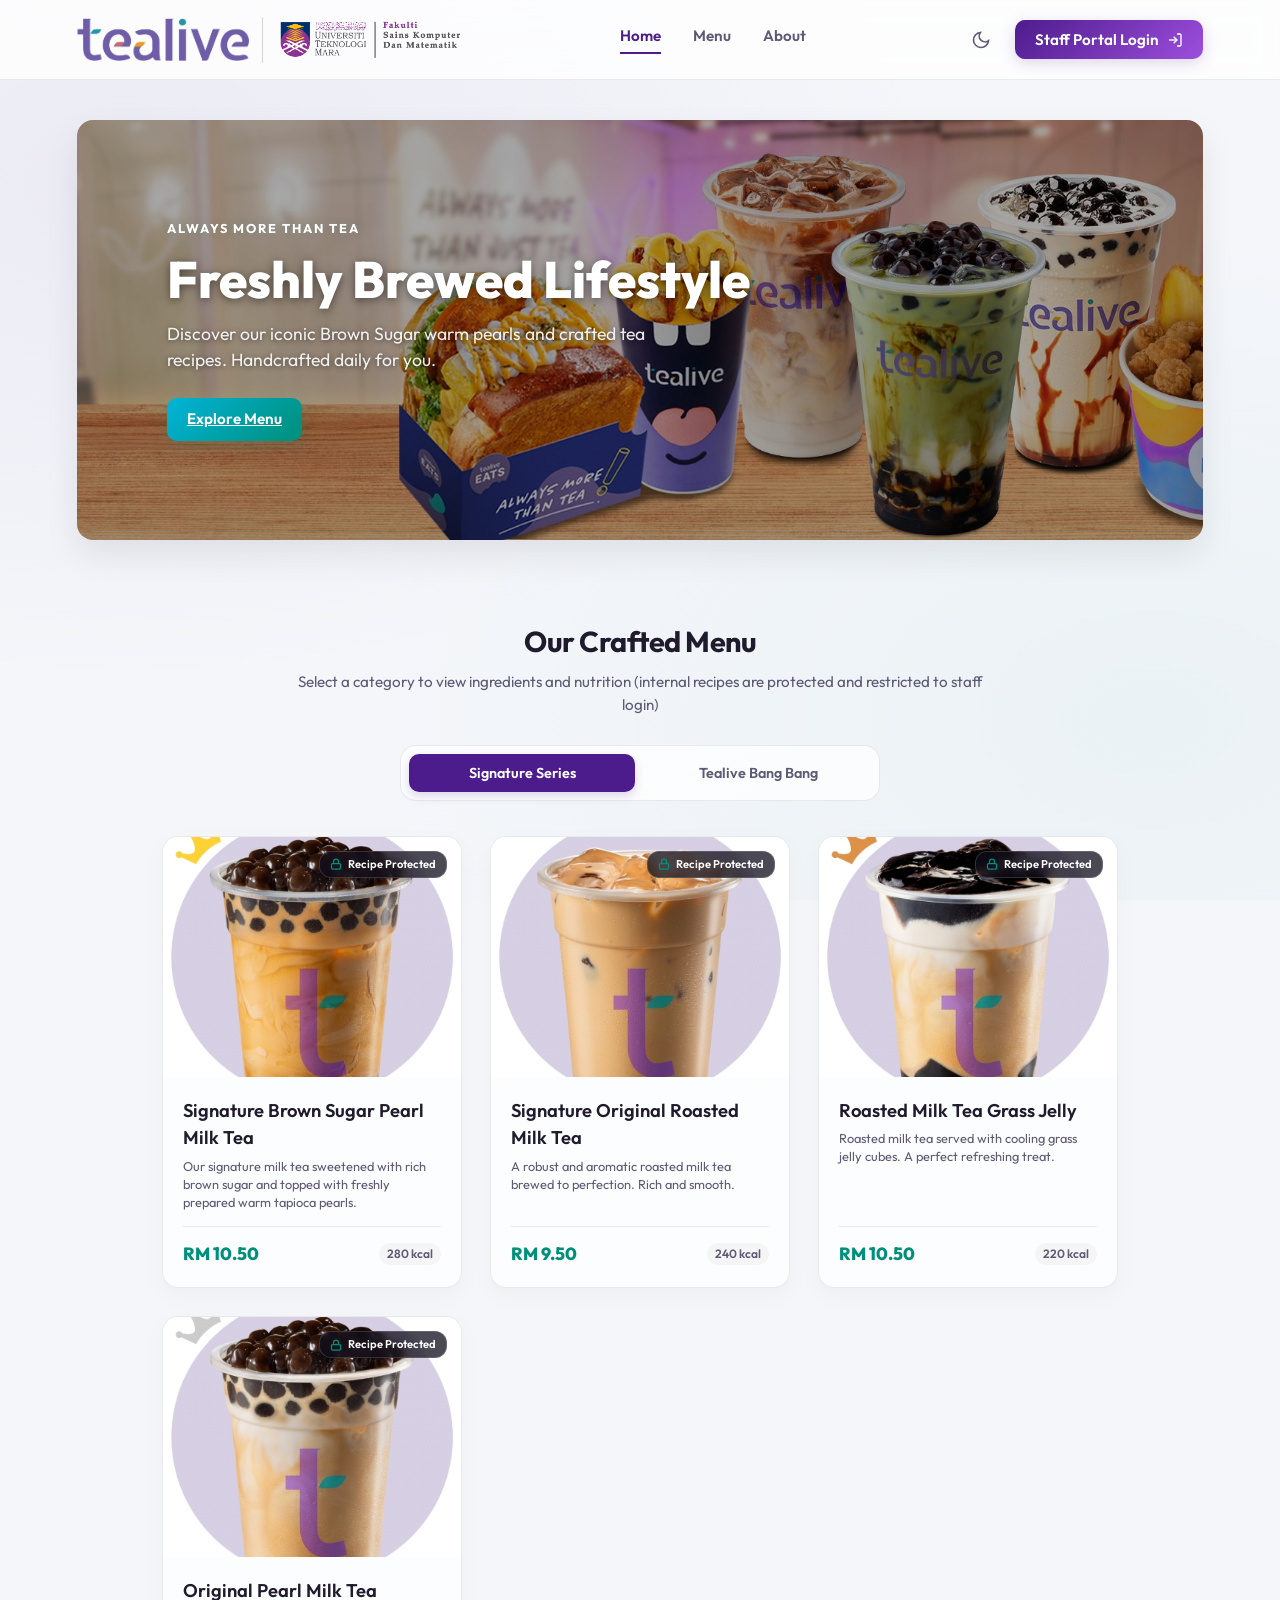
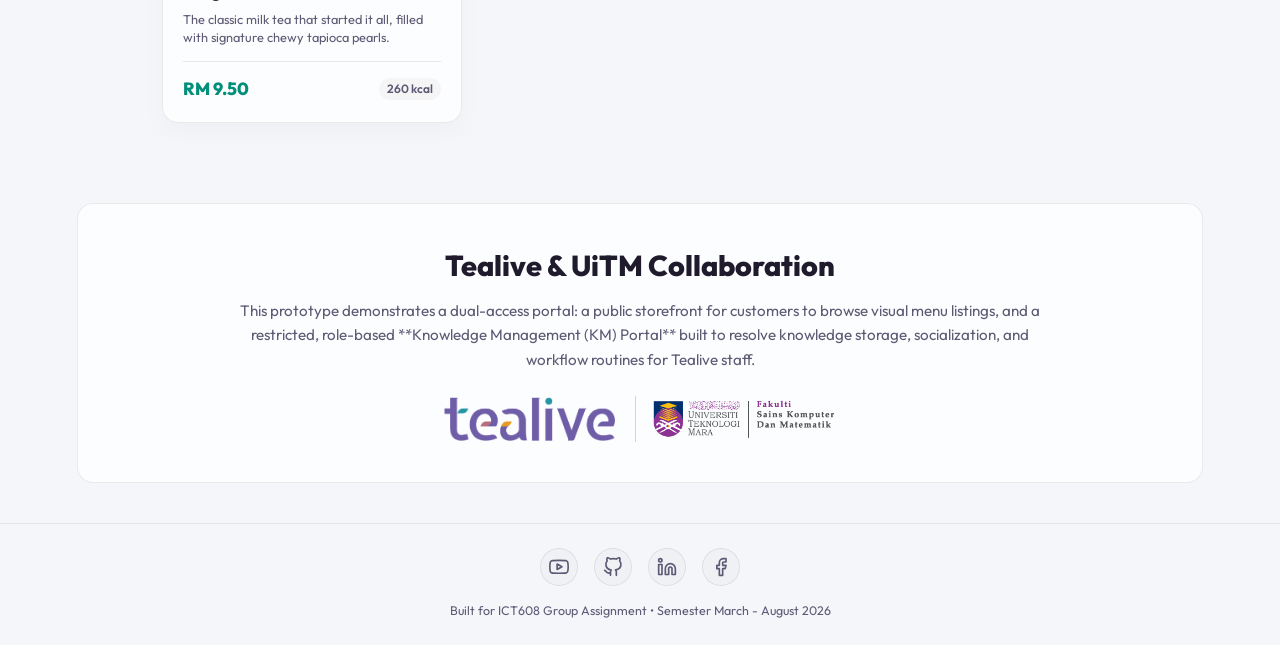
<file: index.html>
<!DOCTYPE html>
<html lang="en">
<head>
    <meta charset="UTF-8">
    <meta name="viewport" content="width=device-width, initial-scale=1.0">
    <title>Tealive Customer Portal</title>
    <!-- Google Fonts -->
    <link rel="preconnect" href="https://fonts.googleapis.com">
    <link rel="preconnect" href="https://fonts.gstatic.com" crossorigin>
    <link href="https://fonts.googleapis.com/css2?family=Outfit:wght@300;400;500;600;700;800&display=swap" rel="stylesheet">
    <!-- Main Style -->
    <link rel="stylesheet" href="css/style.css">
</head>
<body>
    <!-- Toast Notification Container -->
    <div id="toast-container" class="toast-container"></div>

    <!-- PUBLIC CUSTOMER HOMEPAGE -->
    <div class="customer-screen">
        <!-- Customer Header -->
        <header class="public-header">
            <div class="header-left">
                <img src="images/logo-tealive-header.png" id="public-logo" alt="Tealive Logo" class="brand-logo">
                <img src="images/logo-UiTM.png" id="public-uitm-logo" alt="UiTM Logo" class="uitm-logo">
            </div>
            <nav class="public-nav">
                <a href="#hero-section" class="active">Home</a>
                <a href="#menu-section">Menu</a>
                <a href="#about-section">About</a>
            </nav>
            <div class="public-header-actions">
                <!-- Theme Toggle -->
                <button class="theme-toggle-btn" id="public-theme-toggle" title="Toggle Light/Dark Theme">
                    <svg class="theme-icon-sun hidden" width="20" height="20" viewBox="0 0 24 24" fill="none" stroke="currentColor" stroke-width="2"><circle cx="12" cy="12" r="5"/><line x1="12" y1="1" x2="12" y2="3"/><line x1="12" y1="21" x2="12" y2="23"/><line x1="4.22" y1="4.22" x2="5.64" y2="5.64"/><line x1="18.36" y1="18.36" x2="19.78" y2="19.78"/><line x1="1" y1="12" x2="3" y2="12"/><line x1="21" y1="12" x2="23" y2="12"/><line x1="4.22" y1="19.78" x2="5.64" y2="18.36"/><line x1="18.36" y1="5.64" x2="19.78" y2="4.22"/></svg>
                    <svg class="theme-icon-moon" width="20" height="20" viewBox="0 0 24 24" fill="none" stroke="currentColor" stroke-width="2"><path d="M21 12.79A9 9 0 1 1 11.21 3 7 7 0 0 0 21 12.79z"/></svg>
                </button>
                <button class="btn btn-primary" id="go-to-login-btn">
                    <span>Staff Portal Login</span>
                    <svg width="16" height="16" viewBox="0 0 24 24" fill="none" stroke="currentColor" stroke-width="2"><path d="M15 3h4a2 2 0 0 1 2 2v14a2 2 0 0 1-2 2h-4"/><polyline points="10 17 15 12 10 7"/><line x1="15" y1="12" x2="3" y2="12"/></svg>
                </button>
            </div>
        </header>

        <!-- Hero Section -->
        <section id="hero-section" class="public-hero">
            <div class="hero-banner-container">
                <img src="images/menu-banner3.jpg" alt="Tealive Banner" class="hero-image">
                <div class="hero-overlay-content">
                    <span class="hero-tagline" style="color: white">ALWAYS MORE THAN TEA</span>
                    <h1>Freshly Brewed Lifestyle</h1>
                    <p>Discover our iconic Brown Sugar warm pearls and crafted tea recipes. Handcrafted daily for you.</p>
                    <a href="#menu-section" class="btn btn-teal">Explore Menu</a>
                </div>
            </div>
        </section>

        <!-- Menu Section -->
        <section id="menu-section" class="public-menu-section content-body">
            <div class="section-title-bar text-center">
                <div class="title-centering">
                    <h2>Our Crafted Menu</h2>
                    <p>Select a category to view ingredients and nutrition (internal recipes are protected and restricted to staff login)</p>
                </div>
            </div>

            <!-- Category Tabs -->
            <div class="menu-tabs-wrapper card glass mb-md">
                <div class="public-menu-tabs">
                    <button class="menu-tab-btn active" data-menu-category="signature">Signature Series</button>
                    <button class="menu-tab-btn" data-menu-category="bangbang">Tealive Bang Bang</button>
                </div>
            </div>

            <!-- Menu Cards Grid -->
            <div class="public-menu-grid" id="public-menu-container">
                <!-- Dynamically populated customer menu cards by public.js -->
            </div>
        </section>

        <!-- About Section -->
        <section id="about-section" class="public-about-section card glass">
            <div class="about-content">
                <h2>Tealive & UiTM Collaboration</h2>
                <p>This prototype demonstrates a dual-access portal: a public storefront for customers to browse visual menu listings, and a restricted, role-based **Knowledge Management (KM) Portal** built to resolve knowledge storage, socialization, and workflow routines for Tealive staff.</p>
                <div class="about-logos">
                    <img src="images/logo-tealive.png" id="about-logo" class="brand-logo" alt="Tealive">
                    <img src="images/logo-UiTM.png" id="about-uitm-logo" class="uitm-logo" alt="UiTM">
                </div>
            </div>
        </section>

        <footer class="public-footer">
            <div class="social-links">
                <!-- YouTube -->
                <a href="https://www.youtube.com/@tengkuahmaddanial" target="_blank" rel="noopener noreferrer" class="social-icon-btn" title="YouTube">
                    <svg width="20" height="20" viewBox="0 0 24 24" fill="none" stroke="currentColor" stroke-width="2" stroke-linecap="round" stroke-linejoin="round"><path d="M22.54 6.42a2.78 2.78 0 0 0-1.94-2C18.88 4 12 4 12 4s-6.88 0-8.6.46a2.78 2.78 0 0 0-1.94 2A29 29 0 0 0 1 11.75a29 29 0 0 0 .46 5.33A2.78 2.78 0 0 0 3.4 19c1.72.46 8.6.46 8.6.46s6.88 0 8.6-.46a2.78 2.78 0 0 0 1.94-2 29 29 0 0 0 .46-5.25 29 29 0 0 0-.46-5.33z"/><polygon points="9.75 15.02 15.5 11.75 9.75 8.48 9.75 15.02"/></svg>
                </a>
                <!-- GitHub -->
                <a href="https://github.com/KuDanial" target="_blank" rel="noopener noreferrer" class="social-icon-btn" title="GitHub">
                    <svg width="20" height="20" viewBox="0 0 24 24" fill="none" stroke="currentColor" stroke-width="2" stroke-linecap="round" stroke-linejoin="round"><path d="M9 19c-5 1.5-5-2.5-7-3m14 6v-3.87a3.37 3.37 0 0 0-.94-2.61c3.14-.35 6.44-1.54 6.44-7A5.44 5.44 0 0 0 20 4.77 5.07 5.07 0 0 0 19.91 1S18.73.65 16 2.48a13.38 13.38 0 0 0-7 0C6.27.65 5.09 1 5.09 1A5.07 5.07 0 0 0 5 4.77a5.44 5.44 0 0 0-1.5 3.78c0 5.42 3.3 6.61 6.44 7A3.37 3.37 0 0 0 9 18.13V22"/></svg>
                </a>
                <!-- LinkedIn -->
                <a href="https://www.linkedin.com/in/tengkuahmaddanial/" target="_blank" rel="noopener noreferrer" class="social-icon-btn" title="LinkedIn">
                    <svg width="20" height="20" viewBox="0 0 24 24" fill="none" stroke="currentColor" stroke-width="2" stroke-linecap="round" stroke-linejoin="round"><path d="M16 8a6 6 0 0 1 6 6v7h-4v-7a2 2 0 0 0-2-2 2 2 0 0 0-2 2v7h-4v-7a6 6 0 0 1 6-6z"/><rect x="2" y="9" width="4" height="12"/><circle cx="4" cy="4" r="2"/></svg>
                </a>
                <!-- Facebook -->
                <a href="https://www.facebook.com/modanniee/" target="_blank" rel="noopener noreferrer" class="social-icon-btn" title="Facebook">
                    <svg width="20" height="20" viewBox="0 0 24 24" fill="none" stroke="currentColor" stroke-width="2" stroke-linecap="round" stroke-linejoin="round"><path d="M18 2h-3a5 5 0 0 0-5 5v3H7v4h3v8h4v-8h3l1-4h-4V7a1 1 0 0 1 1-1h3z"/></svg>
                </a>
            </div>
            <p>Built for ICT608 Group Assignment &bull; Semester March - August 2026</p>
        </footer>
    </div>

    <!-- Public Script -->
    <script src="js/public.js"></script>
</body>
</html>
</file>
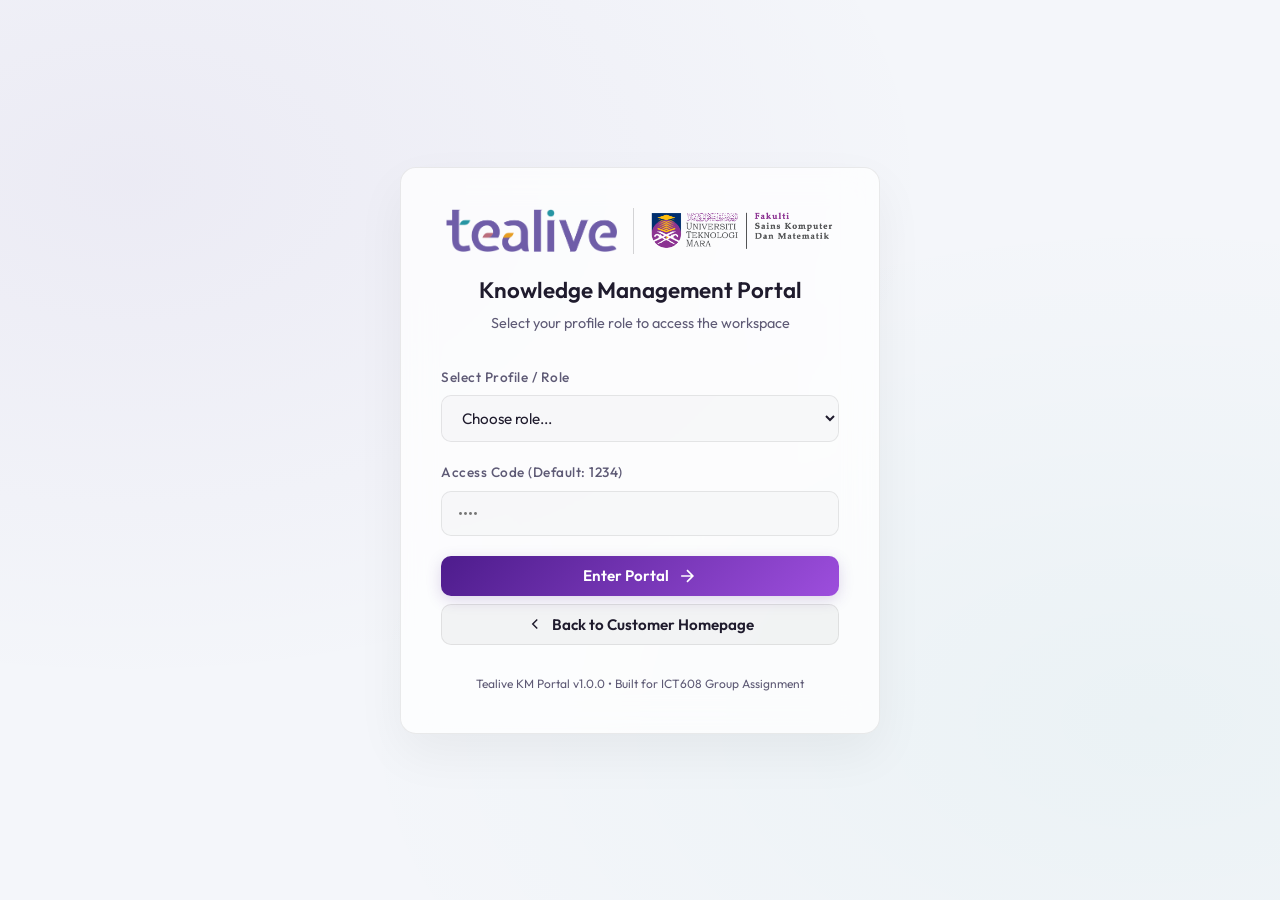
<file: dashboard.html>
<!DOCTYPE html>
<html lang="en">
<head>
    <meta charset="UTF-8">
    <meta name="viewport" content="width=device-width, initial-scale=1.0">
    <title>Tealive Staff Dashboard</title>
    <!-- Google Fonts -->
    <link rel="preconnect" href="https://fonts.googleapis.com">
    <link rel="preconnect" href="https://fonts.gstatic.com" crossorigin>
    <link href="https://fonts.googleapis.com/css2?family=Outfit:wght@300;400;500;600;700;800&display=swap" rel="stylesheet">
    <!-- Main Style -->
    <link rel="stylesheet" href="css/style.css">
</head>
<body>
    <!-- Toast Notification Container -->
    <div id="toast-container" class="toast-container"></div>

    <!-- MAIN APPLICATION (Restricted Staff Workspace) -->
    <div id="app-container" class="app-container">
        <!-- Sidebar Overlay for Mobile -->
        <div class="sidebar-overlay" id="sidebar-overlay"></div>

        <!-- Sidebar Navigation -->
        <aside class="sidebar">
            <div class="sidebar-header">
                <div class="logo-row-sm">
                    <img src="images/logo-tealive.png" id="sidebar-logo" alt="Tealive Logo" class="brand-logo-sm">
                    <span class="logo-sub">KM</span>
                </div>
            </div>

            <nav class="sidebar-nav">
                <ul>
                    <li>
                        <button class="nav-btn active" data-tab="home">
                            <svg width="20" height="20" viewBox="0 0 24 24" fill="none" stroke="currentColor" stroke-width="2"><path d="M3 9l9-7 9 7v11a2 2 0 0 1-2 2H5a2 2 0 0 1-2-2z"/><polyline points="9 22 9 12 15 12 15 22"/></svg>
                            <span>Dashboard Home</span>
                        </button>
                    </li>
                    <li>
                        <button class="nav-btn" data-tab="sop">
                            <svg width="20" height="20" viewBox="0 0 24 24" fill="none" stroke="currentColor" stroke-width="2"><path d="M14 2H6a2 2 0 0 0-2 2v16a2 2 0 0 0 2 2h12a2 2 0 0 0 2-2V8z"/><polyline points="14 2 14 8 20 8"/><line x1="16" y1="13" x2="8" y2="13"/><line x1="16" y1="17" x2="8" y2="17"/><polyline points="10 9 9 9 8 9"/></svg>
                            <span>Digital SOPs</span>
                        </button>
                    </li>
                    <li>
                        <button class="nav-btn" data-tab="analytics" id="nav-btn-analytics">
                            <svg width="20" height="20" viewBox="0 0 24 24" fill="none" stroke="currentColor" stroke-width="2"><line x1="18" y1="20" x2="18" y2="10"/><line x1="12" y1="20" x2="12" y2="4"/><line x1="6" y1="20" x2="6" y2="14"/></svg>
                            <span>Analytics Dashboard</span>
                            <span class="lock-badge hidden" id="lock-badge-icon">
                                <svg width="12" height="12" viewBox="0 0 24 24" fill="none" stroke="currentColor" stroke-width="2.5"><rect x="3" y="11" width="18" height="11" rx="2" ry="2"/><path d="M7 11V7a5 5 0 0 1 10 0v4"/></svg>
                            </span>
                        </button>
                    </li>
                    <li>
                        <button class="nav-btn" data-tab="forum">
                            <svg width="20" height="20" viewBox="0 0 24 24" fill="none" stroke="currentColor" stroke-width="2"><path d="M21 15a2 2 0 0 1-2 2H7l-4 4V5a2 2 0 0 1 2-2h14a2 2 0 0 1 2 2z"/></svg>
                            <span>Discussion Forum</span>
                        </button>
                    </li>
                    <li>
                        <button class="nav-btn" data-tab="directory">
                            <svg width="20" height="20" viewBox="0 0 24 24" fill="none" stroke="currentColor" stroke-width="2"><path d="M17 21v-2a4 4 0 0 0-4-4H5a4 4 0 0 0-4 4v2"/><circle cx="9" cy="7" r="4"/><path d="M23 21v-2a4 4 0 0 0-3-3.87"/><path d="M16 3.13a4 4 0 0 1 0 7.75"/></svg>
                            <span>Expert Directory</span>
                        </button>
                    </li>
                    <li>
                        <button class="nav-btn" data-tab="lms">
                            <svg width="20" height="20" viewBox="0 0 24 24" fill="none" stroke="currentColor" stroke-width="2"><rect x="2" y="2" width="20" height="20" rx="2.18" ry="2.18"/><line x1="7" y1="2" x2="7" y2="22"/><line x1="17" y1="2" x2="17" y2="22"/><line x1="2" y1="12" x2="22" y2="12"/><line x1="2" y1="7" x2="7" y2="7"/><line x1="2" y1="17" x2="7" y2="17"/><line x1="17" y1="17" x2="22" y2="17"/><line x1="17" y1="7" x2="22" y2="7"/></svg>
                            <span>LMS Video Guides</span>
                        </button>
                    </li>
                </ul>
            </nav>

            <div class="sidebar-user-footer card-glass">
                <div class="user-avatar" id="sidebar-user-avatar">AD</div>
                <div class="user-info">
                    <span class="user-name" id="sidebar-user-name">Ikhmal</span>
                    <span class="user-role-badge" id="sidebar-user-role">Tearista</span>
                </div>
                <button class="logout-btn" id="logout-button" title="Log Out">
                    <svg width="18" height="18" viewBox="0 0 24 24" fill="none" stroke="currentColor" stroke-width="2"><path d="M9 21H5a2 2 0 0 1-2-2V5a2 2 0 0 1 2-2h4"/><polyline points="16 17 21 12 16 7"/><line x1="21" y1="12" x2="9" y2="12"/></svg>
                </button>
            </div>
        </aside>

        <!-- Main Content Area -->
        <main class="main-content">
            <!-- Header -->
            <header class="app-header">
                <div class="header-left">
                    <button class="mobile-menu-toggle" id="mobile-menu-toggle" title="Toggle Sidebar">
                        <svg width="20" height="20" viewBox="0 0 24 24" fill="none" stroke="currentColor" stroke-width="2"><line x1="3" y1="12" x2="21" y2="12"/><line x1="3" y1="6" x2="21" y2="6"/><line x1="3" y1="18" x2="21" y2="18"/></svg>
                    </button>
                    <div class="search-box">
                        <svg width="18" height="18" viewBox="0 0 24 24" fill="none" stroke="currentColor" stroke-width="2"><circle cx="11" cy="11" r="8"/><line x1="21" y1="21" x2="16.65" y2="16.65"/></svg>
                        <input type="text" id="global-search" placeholder="Search SOPs, courses, experts...">
                    </div>
                </div>
                <div class="header-right">
                    <!-- Theme Toggle -->
                    <button class="theme-toggle-btn" id="theme-toggle-btn" title="Toggle Light/Dark Theme">
                        <svg id="theme-icon-sun" class="theme-icon hidden" width="22" height="22" viewBox="0 0 24 24" fill="none" stroke="currentColor" stroke-width="2"><circle cx="12" cy="12" r="5"/><line x1="12" y1="1" x2="12" y2="3"/><line x1="12" y1="21" x2="12" y2="23"/><line x1="4.22" y1="4.22" x2="5.64" y2="5.64"/><line x1="18.36" y1="18.36" x2="19.78" y2="19.78"/><line x1="1" y1="12" x2="3" y2="12"/><line x1="21" y1="12" x2="23" y2="12"/><line x1="4.22" y1="19.78" x2="5.64" y2="18.36"/><line x1="18.36" y1="5.64" x2="19.78" y2="4.22"/></svg>
                        <svg id="theme-icon-moon" class="theme-icon" width="22" height="22" viewBox="0 0 24 24" fill="none" stroke="currentColor" stroke-width="2"><path d="M21 12.79A9 9 0 1 1 11.21 3 7 7 0 0 0 21 12.79z"/></svg>
                    </button>

                    <!-- Notifications -->
                    <div class="notification-bell" id="notification-bell-btn">
                        <svg width="22" height="22" viewBox="0 0 24 24" fill="none" stroke="currentColor" stroke-width="2"><path d="M18 8A6 6 0 0 0 6 8c0 7-3 9-3 9h18s-3-2-3-9"/><path d="M13.73 21a2 2 0 0 1-3.46 0"/></svg>
                        <span class="bell-badge" id="bell-badge-count">2</span>
                        
                        <!-- Notification Dropdown -->
                        <div class="notification-dropdown glass hidden" id="notification-dropdown">
                            <div class="noti-header">
                                <h3>Notifications</h3>
                                <button id="mark-all-read">Clear All</button>
                            </div>
                            <div class="noti-body" id="noti-list">
                                <!-- Dynamic notifications go here -->
                            </div>
                        </div>
                    </div>
                    
                    <div class="system-time" id="system-time">03:20 PM</div>
                </div>
            </header>

            <!-- Dashboard Content Screens -->
            <div class="content-body">
                
                <!-- 2.1 TAB: HOME -->
                <section id="tab-home" class="tab-content">
                    <div class="welcome-banner gradient-purple-teal">
                        <div class="welcome-text">
                            <h1 id="welcome-title">Welcome back, Ikhmal!</h1>
                            <p>Here is your overview of Tealive's active knowledge base and updates for today.</p>
                        </div>
                        <div class="welcome-role-stats card-glass">
                            <span class="label">Current Workspace:</span>
                            <span class="value" id="workspace-scope-text">Machang Store #402</span>
                        </div>
                    </div>

                    <!-- Dashboard Dashboard Grid -->
                    <div class="dashboard-grid">
                        <!-- Alert Box: Realtime Updates -->
                        <div class="grid-item full-width card glass">
                            <div class="card-header">
                                <h3>Active Announcements</h3>
                                <span class="badge badge-teal">HQ Update</span>
                            </div>
                            <div class="card-body font-sm">
                                <ul class="announcement-list">
                                    <li>
                                        <span class="time">Just Now</span>
                                        <strong>[HQ] Updated Standard Operating Procedure:</strong> The new "Premium Cocoa Latte" recipe ratio has been adjusted. Please review the updated SOP in the digital repository.
                                    </li>
                                    <li>
                                        <span class="time">2 hours ago</span>
                                        <strong>[Operations] Machine Calibration:</strong> Ensure all POS terminals are updated to version 5.12 before opening tomorrow.
                                    </li>
                                </ul>
                            </div>
                        </div>

                        <!-- Knowledge Storage stats card -->
                        <div class="grid-item card glass">
                            <div class="card-header">
                                <h3>Knowledge Assets</h3>
                                <svg width="24" height="24" viewBox="0 0 24 24" fill="none" stroke="currentColor" stroke-width="2"><path d="M22 19a2 2 0 0 1-2 2H4a2 2 0 0 1-2-2V5a2 2 0 0 1 2-2h5l2 3h9a2 2 0 0 1 2 2z"/></svg>
                            </div>
                            <div class="card-body">
                                <div class="asset-stats">
                                    <div class="stat-box">
                                        <span class="num" id="stat-sops">18</span>
                                        <span class="txt">Active SOPs</span>
                                    </div>
                                    <div class="stat-box">
                                        <span class="num">4</span>
                                        <span class="txt">LMS Modules</span>
                                    </div>
                                </div>
                                <div class="progress-container mt-md">
                                    <div class="progress-bar-label">My LMS Progress</div>
                                    <div class="progress-bar-track">
                                        <div class="progress-bar-fill" id="home-lms-progress" style="width: 50%;"></div>
                                    </div>
                                    <span class="progress-percentage" id="home-lms-percentage">50%</span>
                                </div>
                            </div>
                        </div>

                        <!-- Quick Actions card -->
                        <div class="grid-item card glass">
                            <div class="card-header">
                                <h3>Quick Resource Access</h3>
                            </div>
                            <div class="card-body quick-links-grid">
                                <button class="btn btn-secondary quick-tab-link" data-link-tab="sop">
                                    <svg width="18" height="18" viewBox="0 0 24 24" fill="none" stroke="currentColor" stroke-width="2"><path d="M14 2H6a2 2 0 0 0-2 2v16a2 2 0 0 0 2 2h12a2 2 0 0 0 2-2V8z"/><polyline points="14 2 14 8 20 8"/></svg>
                                    Browse Recipes
                                </button>
                                <button class="btn btn-secondary quick-tab-link" data-link-tab="lms">
                                    <svg width="18" height="18" viewBox="0 0 24 24" fill="none" stroke="currentColor" stroke-width="2"><rect x="2" y="2" width="20" height="20" rx="2.18" ry="2.18"/><line x1="7" y1="2" x2="7" y2="22"/></svg>
                                    POS Video Guide
                                </button>
                                <button class="btn btn-secondary quick-tab-link" data-link-tab="directory">
                                    <svg width="18" height="18" viewBox="0 0 24 24" fill="none" stroke="currentColor" stroke-width="2"><path d="M17 21v-2a4 4 0 0 0-4-4H5a4 4 0 0 0-4 4v2"/><circle cx="9" cy="7" r="4"/></svg>
                                    Contact Mentor
                                </button>
                                <button class="btn btn-secondary quick-tab-link" data-link-tab="forum">
                                    <svg width="18" height="18" viewBox="0 0 24 24" fill="none" stroke="currentColor" stroke-width="2"><path d="M21 15a2 2 0 0 1-2 2H7l-4 4V5a2 2 0 0 1 2-2h14a2 2 0 0 1 2 2z"/></svg>
                                    Tearista Forums
                                </button>
                            </div>
                        </div>

                        <!-- Forum Highlights -->
                        <div class="grid-item card glass">
                            <div class="card-header">
                                <h3>Hot Discussion Threads</h3>
                                <svg width="20" height="20" viewBox="0 0 24 24" fill="none" stroke="currentColor" stroke-width="2"><path d="M17 21v-2a4 4 0 0 0-4-4H5a4 4 0 0 0-4 4v2"/></svg>
                            </div>
                            <div class="card-body">
                                <ul class="forum-highlights-list" id="home-forum-highlights">
                                    <!-- Dynamic elements from dashboard.js -->
                                </ul>
                            </div>
                        </div>
                    </div>
                </section>

                <!-- 2.2 TAB: DIGITAL SOPS -->
                <section id="tab-sop" class="tab-content hidden">
                    <div class="section-title-bar">
                        <div>
                            <h2>Digital SOP Repository</h2>
                            <p>Official Standard Operating Procedures & Recipes</p>
                        </div>
                        <div class="action-buttons">
                            <!-- Show only for HQ Management/Admin -->
                            <button id="add-sop-btn" class="btn btn-primary hidden">
                                <svg width="18" height="18" viewBox="0 0 24 24" fill="none" stroke="currentColor" stroke-width="2"><line x1="12" y1="5" x2="12" y2="19"/><line x1="5" y1="12" x2="19" y2="12"/></svg>
                                <span>Create SOP</span>
                            </button>
                        </div>
                    </div>

                    <div class="sop-workspace">
                        <!-- Categories and list -->
                        <div class="sop-sidebar card glass">
                            <div class="category-filters">
                                <button class="category-btn active" data-category="all">All Documents</button>
                                <button class="category-btn" data-category="beverage_recipes">Beverage Recipes</button>
                                <button class="category-btn" data-category="drink_preparation">Drink Preparation</button>
                                <button class="category-btn" data-category="pos_workflows">POS & Workflows</button>
                                <button class="category-btn" data-category="hr_policies">HR & Safety Policies</button>
                            </div>
                            <div class="sop-search-sub">
                                <input type="text" id="sop-search-input" placeholder="Filter list...">
                            </div>
                            <div class="sop-list" id="sop-list-container">
                                <!-- Dynamically populated by dashboard.js -->
                            </div>
                        </div>

                        <!-- Viewer Panel -->
                        <div class="sop-viewer card glass" id="sop-viewer-panel">
                            <div class="sop-viewer-empty" id="sop-viewer-empty-msg">
                                <svg width="64" height="64" viewBox="0 0 24 24" fill="none" stroke="currentColor" stroke-width="1" class="empty-icon"><path d="M14 2H6a2 2 0 0 0-2 2v16a2 2 0 0 0 2 2h12a2 2 0 0 0 2-2V8z"/><polyline points="14 2 14 8 20 8"/><line x1="16" y1="13" x2="8" y2="13"/><line x1="16" y1="17" x2="8" y2="17"/><polyline points="10 9 9 9 8 9"/></svg>
                                <h3>No Document Selected</h3>
                                <p>Select an SOP from the list to display its instructions and materials.</p>
                            </div>
                            <div class="sop-viewer-content hidden" id="sop-viewer-content">
                                <div class="sop-viewer-header">
                                    <span class="sop-badge" id="view-sop-category">Beverage Recipes</span>
                                    <h1 id="view-sop-title">Premium Cocoa Latte Recipe</h1>
                                    <div class="sop-metadata">
                                        <span>Author: <strong id="view-sop-author">HQ Operations</strong></span> &bull;
                                        <span>Last Updated: <span id="view-sop-date">June 20, 2026</span></span>
                                    </div>
                                </div>
                                <hr class="divider">
                                <div class="sop-viewer-body" id="view-sop-body">
                                    <!-- Dynamic markup of instructions goes here -->
                                </div>
                            </div>
                        </div>
                    </div>
                </section>

                <!-- 2.3 TAB: ANALYTICS DASHBOARD -->
                <section id="tab-analytics" class="tab-content hidden">
                    <div class="section-title-bar">
                        <div>
                            <h2>Manager Analytics Dashboard</h2>
                            <p>Real-time Operations & Sales Insights</p>
                        </div>
                        <div class="workspace-indicator card-glass">
                            <span class="circle-pulse"></span>
                            <span id="analytics-scope">Outlet #402 (Machang) Scope</span>
                        </div>
                    </div>

                    <!-- Overlay for restricted users -->
                    <div id="analytics-lock-overlay" class="analytics-lock-overlay glass hidden">
                        <div class="lock-box">
                            <div class="lock-icon-wrapper">
                                <svg width="40" height="40" viewBox="0 0 24 24" fill="none" stroke="currentColor" stroke-width="2"><rect x="3" y="11" width="18" height="11" rx="2" ry="2"/><path d="M7 11V7a5 5 0 0 1 10 0v4"/></svg>
                            </div>
                            <h3>Access Restricted</h3>
                            <p>The Analytics Dashboard is restricted to Outlet Managers, Area Managers, and HQ Administrators. Your current role is frontline <strong>Tearista</strong>.</p>
                            <p class="font-xs color-muted mt-sm">Tip: To view this dashboard, log out and select "Outlet Manager" or "HQ Management" role at the login page.</p>
                            <button class="btn btn-primary logout-btn-trigger mt-md">Log Out to Switch Role</button>
                        </div>
                    </div>

                    <!-- Analytics Core Dashboard -->
                    <div class="analytics-dashboard-content" id="analytics-dashboard-content-area">
                        <!-- Key Metrics Row -->
                        <div class="metrics-grid">
                            <div class="metric-card card glass">
                                <span class="metric-title">Today's Sales Revenue</span>
                                <div class="metric-value-wrapper">
                                    <span class="metric-value" id="metric-sales">RM 4,892.50</span>
                                    <span class="metric-trend up">+12.4% vs yesterday</span>
                                </div>
                            </div>
                            <div class="metric-card card glass">
                                <span class="metric-title">Active Outlets Monitor</span>
                                <div class="metric-value-wrapper">
                                    <span class="metric-value" id="metric-outlets">1 Active</span>
                                    <span class="metric-trend color-teal">Online Sync Ok</span>
                                </div>
                            </div>
                            <div class="metric-card card glass">
                                <span class="metric-title">Avg. Service Time / Order</span>
                                <div class="metric-value-wrapper">
                                    <span class="metric-value" id="metric-time">1.8 mins</span>
                                    <span class="metric-trend down">-15s vs average</span>
                                </div>
                            </div>
                            <div class="metric-card card glass">
                                <span class="metric-title">Customer Satisfaction</span>
                                <div class="metric-value-wrapper">
                                    <span class="metric-value" id="metric-satisfaction">96.8%</span>
                                    <span class="metric-trend up">+1.2% this week</span>
                                </div>
                            </div>
                        </div>

                        <!-- Graphical Grid -->
                        <div class="graphical-grid">
                            <!-- Hourly Transaction Peaks -->
                            <div class="graph-card card glass">
                                <div class="graph-header">
                                    <h3>Peak Operating Hours (Transaction Count)</h3>
                                    <span class="badge badge-purple">Realtime POS Data</span>
                                </div>
                                <div class="graph-container" id="peak-hours-graph-container">
                                    <!-- Dynamic SVG chart generated by dashboard.js -->
                                </div>
                            </div>

                            <!-- Trending Beverages -->
                            <div class="graph-card card glass">
                                <div class="graph-header">
                                    <h3>Top Selling Beverages (Cups Sold Today)</h3>
                                    <span class="badge badge-teal">Drink Popularity</span>
                                </div>
                                <div class="graph-container" id="trending-drinks-graph-container">
                                    <!-- Dynamic SVG bar chart generated by dashboard.js -->
                                </div>
                            </div>
                        </div>

                        <!-- Data Table - Aggregated Insights -->
                        <div class="data-table-card card glass mt-md">
                            <div class="card-header">
                                <h3>Detailed Branch & Staff Metrics</h3>
                                <p class="card-subtitle">Aggregated daily POS data for combination process discovery</p>
                            </div>
                            <div class="table-wrapper">
                                <table class="analytics-table">
                                    <thead>
                                        <tr>
                                            <th>Branch Name</th>
                                            <th>Region</th>
                                            <th>Tearistas Active</th>
                                            <th>Transactions</th>
                                            <th>Average Order Price</th>
                                            <th>Total Revenue</th>
                                            <th>Status</th>
                                        </tr>
                                    </thead>
                                    <tbody id="analytics-table-rows">
                                        <!-- Dynamically generated rows depending on user tier -->
                                    </tbody>
                                </table>
                            </div>
                        </div>
                    </div>
                </section>

                <!-- 2.4 TAB: DISCUSSION FORUM -->
                <section id="tab-forum" class="tab-content hidden">
                    <div class="section-title-bar">
                        <div>
                            <h2>Tearistas & Managers Discussion Forum</h2>
                            <p>Socialization & Experience Sharing Platform</p>
                        </div>
                        <div class="action-buttons">
                            <button id="new-thread-btn" class="btn btn-primary">
                                <svg width="18" height="18" viewBox="0 0 24 24" fill="none" stroke="currentColor" stroke-width="2"><line x1="12" y1="5" x2="12" y2="19"/><line x1="5" y1="12" x2="19" y2="12"/></svg>
                                <span>Create Thread</span>
                            </button>
                        </div>
                    </div>

                    <div class="forum-layout">
                        <!-- Category/Thread selector -->
                        <div class="forum-sidebar card glass">
                            <div class="forum-categories">
                                <button class="forum-cat-btn active" data-forum-cat="all">All Topics</button>
                                <button class="forum-cat-btn" data-forum-cat="recipes">Drink Recipes & Tips</button>
                                <button class="forum-cat-btn" data-forum-cat="pos">POS Terminal Issues</button>
                                <button class="forum-cat-btn" data-forum-cat="general">General Operations</button>
                            </div>
                            <div class="thread-list" id="thread-list-container">
                                <!-- Dynamic threads populated by dashboard.js -->
                            </div>
                        </div>

                        <!-- Active Thread Conversation View -->
                        <div class="forum-conversation card glass">
                            <div id="forum-convo-empty" class="forum-viewer-empty">
                                <svg width="64" height="64" viewBox="0 0 24 24" fill="none" stroke="currentColor" stroke-width="1" class="empty-icon"><path d="M21 15a2 2 0 0 1-2 2H7l-4 4V5a2 2 0 0 1 2-2h14a2 2 0 0 1 2 2z"/></svg>
                                <h3>Select a Thread</h3>
                                <p>Select an ongoing conversation from the list or start a new thread to share tacit knowledge.</p>
                            </div>

                            <div id="forum-convo-active" class="forum-convo-active hidden">
                                <div class="convo-header">
                                    <div class="convo-meta-header">
                                        <span class="badge badge-purple" id="convo-thread-tag">Recipes</span>
                                        <span class="convo-time" id="convo-thread-date">Just Now</span>
                                    </div>
                                    <h1 id="convo-thread-title">How to maintain foam thickness for Cocoa Latte?</h1>
                                    <div class="author-bar">
                                        <div class="avatar-sm" id="convo-thread-author-avatar">AD</div>
                                        <div class="author-details">
                                            <span class="author-name" id="convo-thread-author-name">Ikhmal</span>
                                            <span class="author-role" id="convo-thread-author-role">Tearista</span>
                                        </div>
                                    </div>
                                </div>
                                <div class="convo-question-body" id="convo-thread-content">
                                    Does anyone have tips for frothing the coco latte milk consistently in high volumes? Sometimes it gets too flat.
                                </div>

                                <div class="convo-replies-section">
                                    <h3>Replies (<span id="convo-reply-count">3</span>)</h3>
                                    <div class="replies-list" id="convo-replies-list">
                                        <!-- Dynamically generated posts and replies -->
                                    </div>
                                </div>

                                <!-- Add Reply Box -->
                                <div class="convo-reply-box-wrapper mt-md">
                                    <form id="reply-form" class="reply-form">
                                        <textarea id="reply-textarea" rows="3" placeholder="Type your reply here to share your insights..." required></textarea>
                                        <div class="reply-box-actions">
                                            <button type="submit" class="btn btn-teal">
                                                <span>Post Reply</span>
                                                <svg width="16" height="16" viewBox="0 0 24 24" fill="none" stroke="currentColor" stroke-width="2"><line x1="22" y1="2" x2="11" y2="13"/><polygon points="22 2 15 22 11 13 2 9 22 2"/></svg>
                                            </button>
                                        </div>
                                    </form>
                                </div>
                            </div>
                        </div>
                    </div>
                </section>

                <!-- 2.5 TAB: EXPERT DIRECTORY -->
                <section id="tab-directory" class="tab-content hidden">
                    <div class="section-title-bar">
                        <div>
                            <h2>Expert & Mentor Directory</h2>
                            <p>Connect with experienced staff for peer socialization</p>
                        </div>
                    </div>

                    <div class="expert-workspace">
                        <div class="expert-grid-column">
                            <div class="expert-filters-row card glass mb-sm">
                                <input type="text" id="expert-search" placeholder="Search experts by skill (e.g. POS, latte art, recipes)...">
                            </div>
                            <div class="expert-grid" id="expert-cards-container">
                                <!-- Dynamic expert cards from dashboard.js -->
                            </div>
                        </div>

                        <!-- Chat Sidebar Container -->
                        <div class="mentor-chat-panel card glass" id="mentor-chat-panel">
                            <div class="chat-empty" id="chat-empty-panel">
                                <svg width="48" height="48" viewBox="0 0 24 24" fill="none" stroke="currentColor" stroke-width="1.5"><path d="M21 11.5a8.38 8.38 0 0 1-.9 3.8 8.5 8.5 0 0 1-7.6 4.7 8.38 8.38 0 0 1-3.8-.9L3 21l1.9-5.7a8.38 8.38 0 0 1-.9-3.8 8.5 8.5 0 0 1 4.7-7.6 8.38 8.38 0 0 1 3.8-.9h.5a8.48 8.48 0 0 1 8 8v.5z"/></svg>
                                <h3>Mentorship Chat</h3>
                                <p>Click "Send Message" on any expert card to open a chat channel for mentoring and questions.</p>
                            </div>
                            <div class="chat-active hidden" id="chat-active-panel">
                                <div class="chat-header">
                                    <div class="chat-user-info">
                                        <!-- Will be dynamically populated with image or initials -->
                                        <div class="avatar-sm avatar-active" id="chat-expert-avatar">FL</div>
                                        <div>
                                            <h4 id="chat-expert-name">Farah Nurliyana</h4>
                                            <span class="chat-expert-tag" id="chat-expert-tag">Latte Art Mentor</span>
                                        </div>
                                    </div>
                                    <button class="chat-close" id="chat-close-btn">&times;</button>
                                </div>
                                <div class="chat-messages" id="chat-messages-container">
                                    <!-- Dynamic chat history -->
                                </div>
                                <form id="chat-form" class="chat-form">
                                    <input type="text" id="chat-input" placeholder="Type message to mentor..." autocomplete="off" required>
                                    <button type="submit">
                                        <svg width="18" height="18" viewBox="0 0 24 24" fill="none" stroke="currentColor" stroke-width="2"><line x1="22" y1="2" x2="11" y2="13"/><polygon points="22 2 15 22 11 13 2 9 22 2"/></svg>
                                    </button>
                                </form>
                            </div>
                        </div>
                    </div>
                </section>

                <!-- 2.6 TAB: LMS VIDEO GUIDES -->
                <section id="tab-lms" class="tab-content hidden">
                    <div class="section-title-bar">
                        <div>
                            <h2>LMS Video Guides & Training</h2>
                            <p>Visual routines and workflows for frontline Tearistas</p>
                        </div>
                    </div>

                    <div class="lms-workspace">
                        <!-- Course Grid -->
                        <div class="lms-sidebar card glass">
                            <h3>My Training Courses</h3>
                            <div class="course-list" id="course-list-container">
                                <!-- Dynamic course list from dashboard.js -->
                            </div>
                        </div>

                        <!-- Video Player Panel -->
                        <div class="lms-player card glass" id="lms-player-panel">
                            <div class="player-empty" id="player-empty-msg">
                                <svg width="64" height="64" viewBox="0 0 24 24" fill="none" stroke="currentColor" stroke-width="1.5" class="empty-icon"><polygon points="23 7 16 12 23 17 23 7"/><rect x="1" y="5" width="15" height="14" rx="2" ry="2"/></svg>
                                <h3>Select a Course Module</h3>
                                <p>Select a learning module from the courses sidebar to play the instructional video guide.</p>
                            </div>
                            <div class="player-active hidden" id="player-active-area">
                                <div class="player-header">
                                    <h2 id="player-title">POS Cashiering Workflow</h2>
                                    <div class="course-progress-badge" id="player-course-progress">Progress: 0% Completed</div>
                                </div>

                                <!-- Mock Video Player Container -->
                                <div class="mock-video-player">
                                    <div class="video-overlay" id="video-placeholder-overlay">
                                        <div class="play-button-wrapper" id="video-play-btn">
                                            <svg width="48" height="48" viewBox="0 0 24 24" fill="currentColor"><polygon points="5 3 19 12 5 21 5 3"/></svg>
                                        </div>
                                        <span id="video-duration-tag">04:32</span>
                                    </div>
                                    <div class="video-playing-state hidden" id="video-playing-state">
                                        <div class="playing-bars">
                                            <div class="bar"></div><div class="bar"></div><div class="bar"></div>
                                        </div>
                                        <span>Simulated Video Playing: <strong id="video-elapsed">0:00</strong> / <span id="video-total">4:32</span></span>
                                        <button class="btn btn-secondary btn-sm" id="video-pause-btn">Pause Simulation</button>
                                    </div>
                                </div>

                                <!-- Training checklists -->
                                <div class="training-checklist-card mt-md">
                                    <h3>Practical Verification Checklist</h3>
                                    <p class="font-xs color-muted">Complete these sub-steps to pass this routine module:</p>
                                    <ul class="checklist-items" id="training-checklist-items">
                                        <!-- Dynamically generated checklist checkboxes -->
                                    </ul>
                                </div>
                            </div>
                        </div>
                    </div>
                </section>

            </div>
        </main>
    </div>

    <!-- MODAL: ADD SOP -->
    <div id="add-sop-modal" class="modal hidden">
        <div class="modal-content glass">
            <div class="modal-header">
                <h2>Create New Digital SOP</h2>
                <button class="close-modal-btn" id="close-sop-modal">&times;</button>
            </div>
            <form id="add-sop-form" class="modal-form">
                <div class="form-group">
                    <label for="sop-title-input">SOP Title</label>
                    <input type="text" id="sop-title-input" placeholder="e.g., Premium Cocoa Latte Recipe" required>
                </div>
                <div class="form-group">
                    <label for="sop-category-select">Category</label>
                    <select id="sop-category-select" required>
                        <option value="beverage_recipes">Beverage Recipes</option>
                        <option value="drink_preparation">Drink Preparation</option>
                        <option value="pos_workflows">POS & Workflows</option>
                        <option value="hr_policies">HR & Safety Policies</option>
                    </select>
                </div>
                <div class="form-group">
                    <label for="sop-content-input">SOP Content (HTML supported for rich text)</label>
                    <textarea id="sop-content-input" rows="8" placeholder="Provide ingredients, steps, and calibration instructions..." required></textarea>
                </div>
                <div class="modal-footer mt-md">
                    <button type="button" class="btn btn-secondary" id="cancel-sop-modal">Cancel</button>
                    <button type="submit" class="btn btn-primary">Publish SOP</button>
                </div>
            </form>
        </div>
    </div>

    <!-- MODAL: CREATE THREAD -->
    <div id="add-thread-modal" class="modal hidden">
        <div class="modal-content glass">
            <div class="modal-header">
                <h2>Start a Discussion Thread</h2>
                <button class="close-modal-btn" id="close-thread-modal">&times;</button>
            </div>
            <form id="add-thread-form" class="modal-form">
                <div class="form-group">
                    <label for="thread-title-input">Topic Title</label>
                    <input type="text" id="thread-title-input" placeholder="e.g., Frothing Milk Techniques" required>
                </div>
                <div class="form-group">
                    <label for="thread-category-select">Topic Category</label>
                    <select id="thread-category-select" required>
                        <option value="recipes">Drink Recipes & Tips</option>
                        <option value="pos">POS Terminal Issues</option>
                        <option value="general">General Operations</option>
                    </select>
                </div>
                <div class="form-group">
                    <label for="thread-content-input">Content Description</label>
                    <textarea id="thread-content-input" rows="6" placeholder="Explain your question or sharing topic in detail so senior staff can help..." required></textarea>
                </div>
                <div class="modal-footer mt-md">
                    <button type="button" class="btn btn-secondary" id="cancel-thread-modal">Cancel</button>
                    <button type="submit" class="btn btn-primary">Post Thread</button>
                </div>
            </form>
        </div>
    </div>

    <!-- Dashboard Script -->
    <script src="js/dashboard.js"></script>
</body>
</html>
</file>
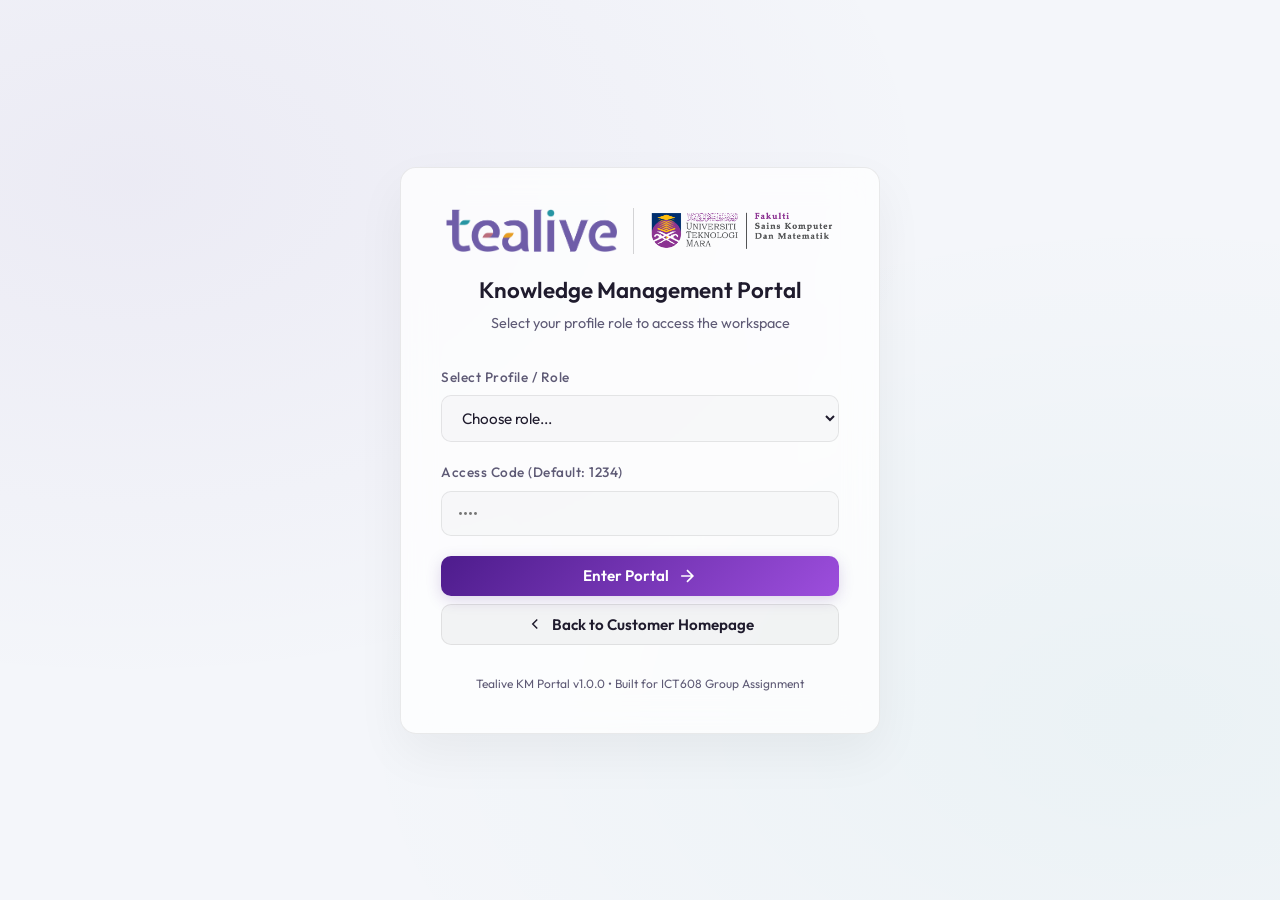
<file: login.html>
<!DOCTYPE html>
<html lang="en">
<head>
    <meta charset="UTF-8">
    <meta name="viewport" content="width=device-width, initial-scale=1.0">
    <title>Tealive Staff Portal Login</title>
    <!-- Google Fonts -->
    <link rel="preconnect" href="https://fonts.googleapis.com">
    <link rel="preconnect" href="https://fonts.gstatic.com" crossorigin>
    <link href="https://fonts.googleapis.com/css2?family=Outfit:wght@300;400;500;600;700;800&display=swap" rel="stylesheet">
    <!-- Main Style -->
    <link rel="stylesheet" href="css/style.css">
</head>
<body>
    <!-- Toast Notification Container -->
    <div id="toast-container" class="toast-container"></div>

    <!-- LOGIN SCREEN -->
    <div class="login-screen">
        <div class="login-card glass">
            <div class="login-header">
                <div class="logo-row mb-md">
                    <img src="images/logo-tealive.png" id="login-logo" alt="Tealive Logo" class="brand-logo">
                    <img src="images/logo-UiTM.png" id="login-uitm-logo" alt="UiTM Logo" class="uitm-logo">
                </div>
                <h2>Knowledge Management Portal</h2>
                <p>Select your profile role to access the workspace</p>
            </div>
            
            <form id="login-form" class="login-form">
                <div class="form-group">
                    <label for="role-select">Select Profile / Role</label>
                    <div class="select-wrapper">
                        <select id="role-select" required>
                            <option value="" disabled selected>Choose role...</option>
                            <option value="tearista" data-name="Ikhmal">Tearistas & Frontline Staff (Ikhmal)</option>
                            <option value="outlet_manager" data-name="Rogayah">Outlet Manager (Rogayah)</option>
                            <option value="area_manager" data-name="Amier Zhafran">Area Manager (Amier Zhafran)</option>
                            <option value="hq_management" data-name="Tengku Danial">HQ Management / Admin (Tengku Danial)</option>
                        </select>
                    </div>
                </div>

                <div class="form-group">
                    <label for="passcode-input">Access Code (Default: 1234)</label>
                    <input type="password" id="passcode-input" placeholder="••••" required>
                </div>

                <button type="submit" class="btn btn-primary btn-block">
                    <span>Enter Portal</span>
                    <svg width="20" height="20" viewBox="0 0 24 24" fill="none" stroke="currentColor" stroke-width="2"><path d="M5 12h14M12 5l7 7-7 7"/></svg>
                </button>
                
                <button type="button" class="btn btn-secondary btn-block mt-sm" id="back-to-public-btn">
                    <svg width="18" height="18" viewBox="0 0 24 24" fill="none" stroke="currentColor" stroke-width="2"><polyline points="15 18 9 12 15 6"/></svg>
                    <span>Back to Customer Homepage</span>
                </button>
            </form>
            <div class="login-footer">
                <p>Tealive KM Portal v1.0.0 &bull; Built for ICT608 Group Assignment</p>
            </div>
        </div>
    </div>

    <!-- Login Script -->
    <script src="js/login.js"></script>
</body>
</html>
</file>
<file: css/style.css>
/* ========================================================
   TEALIVE KM PORTAL DESIGN SYSTEM (ICT608)
   Theme: Default Light (White Mode) & Optional Dark Mode
   ======================================================== */

:root {
    /* DEFAULT LIGHT MODE (WHITE MODE) */
    --bg-dark: #f4f6fa;
    --bg-card: rgba(255, 255, 255, 0.75);
    --bg-card-hover: rgba(255, 255, 255, 0.9);
    --border-glass: rgba(0, 0, 0, 0.08);
    --border-glass-active: rgba(0, 0, 0, 0.16);
    
    --primary-purple: #4d1c8c;
    --primary-purple-glow: rgba(77, 28, 140, 0.18);
    --primary-teal: #008f7a;
    --primary-teal-glow: rgba(0, 143, 122, 0.18);
    
    --text-main: #1f1b2d;
    --text-muted: #5e5a75;
    --text-dark: #0f0d1a;
    
    --accent-magenta: #d81b60;
    --accent-blue: #0288d1;
    --success: #00897b;
    --warning: #f57c00;
    --danger: #d32f2f;

    --sidebar-bg: rgba(255, 255, 255, 0.85);
    --header-bg: rgba(244, 246, 250, 0.6);
    
    /* Layout Tokens */
    --sidebar-width: 280px;
    --header-height: 80px;
    --border-radius-lg: 16px;
    --border-radius-md: 10px;
    --border-radius-sm: 6px;
    
    /* Font Outfit */
    --font-stack: 'Outfit', -apple-system, BlinkMacSystemFont, "Segoe UI", Roboto, sans-serif;
    
    /* Transitions */
    --transition-fast: 0.2s ease;
    --transition-smooth: 0.35s cubic-bezier(0.4, 0, 0.2, 1);
}

/* DARK MODE OVERRIDES */
body.dark-mode {
    --bg-dark: #090714;
    --bg-card: rgba(22, 18, 42, 0.65);
    --bg-card-hover: rgba(30, 25, 56, 0.85);
    --border-glass: rgba(255, 255, 255, 0.07);
    --border-glass-active: rgba(255, 255, 255, 0.2);
    
    --primary-purple: #7209b7;
    --primary-purple-glow: rgba(114, 9, 183, 0.4);
    --primary-teal: #00f5d4;
    --primary-teal-glow: rgba(0, 245, 212, 0.3);
    
    --text-main: #f3f0fc;
    --text-muted: #9f97b6;
    --text-dark: #090714;
    
    --accent-magenta: #f72585;
    --accent-blue: #4cc9f0;
    --success: #2ec4b6;
    --warning: #ffb703;
    --danger: #e63946;
    
    --sidebar-bg: rgba(14, 11, 26, 0.85);
    --header-bg: rgba(9, 7, 20, 0.3);
}

/* ========================================================
   RESET & SYSTEM BASICS
   ======================================================== */
* {
    box-sizing: border-box;
    margin: 0;
    padding: 0;
}

html {
    scroll-behavior: smooth;
}

body {
    background-color: var(--bg-dark);
    background-image: 
        radial-gradient(at 10% 20%, rgba(77, 28, 140, 0.05) 0px, transparent 50%),
        radial-gradient(at 90% 80%, rgba(0, 143, 122, 0.04) 0px, transparent 50%);
    background-attachment: fixed;
    color: var(--text-main);
    font-family: var(--font-stack);
    min-height: 100vh;
    overflow-x: hidden;
    line-height: 1.5;
    transition: background-color var(--transition-smooth), color var(--transition-smooth);
}

body.dark-mode {
    background-image: 
        radial-gradient(at 10% 20%, rgba(114, 9, 183, 0.12) 0px, transparent 50%),
        radial-gradient(at 90% 80%, rgba(0, 245, 212, 0.08) 0px, transparent 50%);
}

/* Scrollbars */
::-webkit-scrollbar {
    width: 8px;
    height: 8px;
}
::-webkit-scrollbar-track {
    background: rgba(255, 255, 255, 0.01);
}
::-webkit-scrollbar-thumb {
    background: rgba(0, 0, 0, 0.15);
    border-radius: 10px;
}
body.dark-mode ::-webkit-scrollbar-thumb {
    background: rgba(255, 255, 255, 0.1);
}
::-webkit-scrollbar-thumb:hover {
    background: var(--primary-teal);
}

/* Helpers */
.hidden {
    display: none !important;
}
.mt-sm { margin-top: 8px; }
.mt-md { margin-top: 20px; }
.mb-sm { margin-bottom: 8px; }
.mb-md { margin-bottom: 20px; }
.font-sm { font-size: 0.9rem; }
.font-xs { font-size: 0.8rem; }
.color-muted { color: var(--text-muted); }
.text-center { text-align: center; }

/* Glassmorphism Utilities */
.glass {
    background: var(--bg-card);
    backdrop-filter: blur(16px);
    -webkit-backdrop-filter: blur(16px);
    border: 1px solid var(--border-glass);
    border-radius: var(--border-radius-lg);
    transition: background-color var(--transition-smooth), border-color var(--transition-smooth), box-shadow var(--transition-smooth);
}

.card-glass {
    background: rgba(255, 255, 255, 0.4);
    backdrop-filter: blur(8px);
    -webkit-backdrop-filter: blur(8px);
    border: 1px solid var(--border-glass);
    border-radius: var(--border-radius-md);
    transition: background-color var(--transition-smooth), border-color var(--transition-smooth);
}
body.dark-mode .card-glass {
    background: rgba(255, 255, 255, 0.03);
}

/* Logo brand styles */
.logo-row {
    display: flex;
    align-items: center;
    justify-content: center;
    gap: 16px;
}

.brand-logo {
    height: 44px;
    object-fit: contain;
    vertical-align: middle;
}

.public-header .brand-logo {
    margin-right: 10px;
}

.uitm-logo {
    height: 46px;
    object-fit: contain;
    vertical-align: middle;
    border-left: 1.5px solid var(--border-glass-active);
    padding-left: 16px;
}

.logo-row-sm {
    display: flex;
    align-items: center;
    gap: 8px;
}

.brand-logo-sm {
    height: 32px;
    object-fit: contain;
    vertical-align: middle;
}

/* Theme Toggle Button */
.theme-toggle-btn {
    background: transparent;
    border: none;
    outline: none;
    color: var(--text-muted);
    cursor: pointer;
    padding: 8px;
    border-radius: 50%;
    display: flex;
    align-items: center;
    justify-content: center;
    transition: var(--transition-fast);
}
.theme-toggle-btn:hover {
    color: var(--primary-teal);
    background: rgba(0, 0, 0, 0.04);
}
body.dark-mode .theme-toggle-btn:hover {
    background: rgba(255, 255, 255, 0.08);
}

/* Badges */
.badge {
    display: inline-flex;
    align-items: center;
    padding: 4px 10px;
    border-radius: 20px;
    font-size: 0.75rem;
    font-weight: 600;
    text-transform: uppercase;
    letter-spacing: 0.5px;
}
.badge-teal {
    background-color: rgba(0, 143, 122, 0.12);
    color: var(--primary-teal);
    border: 1px solid rgba(0, 143, 122, 0.25);
}
body.dark-mode .badge-teal {
    background-color: rgba(0, 245, 212, 0.12);
    color: var(--primary-teal);
    border: 1px solid rgba(0, 245, 212, 0.25);
}
.badge-purple {
    background-color: rgba(77, 28, 140, 0.12);
    color: var(--primary-purple);
    border: 1px solid rgba(77, 28, 140, 0.25);
}
body.dark-mode .badge-purple {
    background-color: rgba(114, 9, 183, 0.15);
    color: var(--accent-blue);
    border: 1px solid rgba(114, 9, 183, 0.35);
}
.user-role-badge {
    padding: 2px 8px;
    border-radius: 12px;
    font-size: 0.7rem;
    font-weight: 700;
    text-transform: uppercase;
    letter-spacing: 0.5px;
    width: fit-content;
}
.badge-tearista, .role-tearista { background: #3a86c8; color: #fff; }
.badge-outlet_manager, .role-outlet_manager { background: var(--primary-purple); color: #fff; }
.badge-area_manager, .role-area_manager { background: var(--accent-magenta); color: #fff; }
.badge-hq_management, .role-hq_management { background: var(--primary-teal); color: var(--text-dark); }
body.dark-mode .badge-hq_management { background: var(--primary-teal); color: var(--bg-dark); }

/* Buttons */
.btn {
    font-family: var(--font-stack);
    font-weight: 600;
    font-size: 0.95rem;
    display: inline-flex;
    align-items: center;
    justify-content: center;
    gap: 8px;
    padding: 10px 20px;
    border-radius: var(--border-radius-md);
    border: none;
    cursor: pointer;
    transition: var(--transition-fast);
}

.btn-primary {
    background: linear-gradient(135deg, var(--primary-purple), #9d4edd);
    color: white;
    box-shadow: 0 4px 15px var(--primary-purple-glow);
}
.btn-primary:hover {
    transform: translateY(-2px);
    box-shadow: 0 6px 20px rgba(77, 28, 140, 0.35);
}
body.dark-mode .btn-primary:hover {
    box-shadow: 0 6px 20px rgba(114, 9, 183, 0.5);
}

.btn-teal {
    background: linear-gradient(135deg, #00b4d8, var(--primary-teal));
    color: white;
    box-shadow: 0 4px 15px var(--primary-teal-glow);
}
body.dark-mode .btn-teal {
    color: var(--bg-dark);
}
.btn-teal:hover {
    transform: translateY(-2px);
    box-shadow: 0 6px 20px rgba(0, 143, 122, 0.3);
}
body.dark-mode .btn-teal:hover {
    box-shadow: 0 6px 20px rgba(0, 245, 212, 0.4);
}

.btn-secondary {
    background: rgba(0, 0, 0, 0.04);
    color: var(--text-main);
    border: 1px solid var(--border-glass);
}
body.dark-mode .btn-secondary {
    background: rgba(255, 255, 255, 0.05);
}
.btn-secondary:hover {
    background: rgba(0, 0, 0, 0.08);
    border-color: var(--border-glass-active);
}
body.dark-mode .btn-secondary:hover {
    background: rgba(255, 255, 255, 0.1);
}

.btn-block {
    width: 100%;
}
.btn-sm {
    padding: 6px 12px;
    font-size: 0.8rem;
}

/* Gradients */
.gradient-purple-teal {
    background: linear-gradient(135deg, var(--primary-purple) 0%, var(--primary-teal) 100%);
    color: white !important;
}
.gradient-purple-teal p, .gradient-purple-teal span {
    color: rgba(255, 255, 255, 0.85) !important;
}

/* Divider */
.divider {
    border: none;
    height: 1px;
    background: linear-gradient(90deg, transparent, var(--border-glass-active), transparent);
    margin: 20px 0;
}

/* ========================================================
   0. PUBLIC CUSTOMER HOMEPAGE STYLING
   ======================================================== */
.customer-screen {
    width: 100vw;
    min-height: 100vh;
    display: flex;
    flex-direction: column;
}

.public-header {
    height: 80px;
    padding: 0 6%;
    display: flex;
    align-items: center;
    justify-content: space-between;
    background: rgba(255, 255, 255, 0.8);
    backdrop-filter: blur(12px);
    border-bottom: 1px solid var(--border-glass);
    position: sticky;
    top: 0;
    z-index: 100;
    transition: background-color var(--transition-smooth), border-color var(--transition-smooth);
}
body.dark-mode .public-header {
    background: rgba(9, 7, 20, 0.8);
}

.public-nav {
    display: flex;
    gap: 32px;
}
.public-nav a {
    text-decoration: none;
    color: var(--text-muted);
    font-weight: 600;
    font-size: 0.95rem;
    transition: var(--transition-fast);
}
.public-nav a:hover {
    color: var(--primary-teal);
}
.public-nav a.active {
    color: var(--primary-purple);
    border-bottom: 2px solid var(--primary-purple);
    padding-bottom: 4px;
}
body.dark-mode .public-nav a.active {
    color: var(--primary-teal);
    border-color: var(--primary-teal);
}

.public-header-actions {
    display: flex;
    align-items: center;
    gap: 16px;
}

/* Public Hero Banner */
.public-hero {
    padding: 40px 6%;
}

.hero-banner-container {
    position: relative;
    border-radius: var(--border-radius-lg);
    overflow: hidden;
    height: 420px;
    box-shadow: 0 15px 35px rgba(0, 0, 0, 0.08);
}

.hero-image {
    width: 100%;
    height: 100%;
    object-fit: cover;
    filter: brightness(0.65);
}

.hero-overlay-content {
    position: absolute;
    top: 0;
    left: 0;
    width: 100%;
    height: 100%;
    padding: 60px 8%;
    display: flex;
    flex-direction: column;
    justify-content: center;
    align-items: flex-start;
    color: white;
    z-index: 2;
}

.hero-tagline {
    font-size: 0.8rem;
    letter-spacing: 2px;
    font-weight: 700;
    color: var(--primary-teal);
    text-shadow: 0 0 10px var(--primary-teal-glow);
    margin-bottom: 12px;
}

.hero-overlay-content h1 {
    font-size: 3.2rem;
    font-weight: 800;
    line-height: 1.1;
    margin-bottom: 14px;
    text-shadow: 0 2px 10px rgba(0,0,0,0.5);
}

.hero-overlay-content p {
    font-size: 1.1rem;
    max-width: 500px;
    margin-bottom: 24px;
    color: rgba(255, 255, 255, 0.9);
    text-shadow: 0 1px 5px rgba(0,0,0,0.5);
}

/* Public Menu Grid */
.public-menu-section {
    padding: 0 6% 40px;
}

.title-centering {
    width: 100%;
    max-width: 700px;
    margin: 0 auto;
}

.title-centering h2 {
    font-size: 2.2rem;
    font-weight: 800;
    margin-bottom: 8px;
}

.menu-tabs-wrapper {
    max-width: 480px;
    margin: 0 auto 35px;
    padding: 8px;
}

.public-menu-tabs {
    display: flex;
    justify-content: center;
    gap: 10px;
}

.menu-tab-btn {
    flex: 1;
    background: transparent;
    border: none;
    padding: 10px 16px;
    border-radius: var(--border-radius-md);
    cursor: pointer;
    font-family: var(--font-stack);
    font-weight: 600;
    font-size: 0.9rem;
    color: var(--text-muted);
    transition: var(--transition-fast);
}
.menu-tab-btn:hover {
    color: var(--text-main);
    background: rgba(0,0,0,0.02);
}
body.dark-mode .menu-tab-btn:hover {
    background: rgba(255,255,255,0.03);
}
.menu-tab-btn.active {
    background: var(--primary-purple);
    color: white;
    box-shadow: 0 4px 10px var(--primary-purple-glow);
}
body.dark-mode .menu-tab-btn.active {
    background: var(--primary-teal);
    color: var(--bg-dark);
    box-shadow: 0 4px 10px var(--primary-teal-glow);
}

.public-menu-grid {
    display: grid;
    grid-template-columns: repeat(auto-fit, minmax(260px, 300px));
    gap: 28px;
    justify-content: center;
}

.drink-card {
    border-radius: var(--border-radius-lg);
    overflow: hidden;
    display: flex;
    flex-direction: column;
    box-shadow: 0 8px 24px rgba(0, 0, 0, 0.03);
    transition: var(--transition-smooth);
}
.drink-card:hover {
    transform: translateY(-8px);
    box-shadow: 0 12px 30px rgba(0, 0, 0, 0.08);
}
body.dark-mode .drink-card:hover {
    box-shadow: 0 12px 35px rgba(114, 9, 183, 0.15);
}

.drink-img-wrapper {
    height: 240px;
    width: 100%;
    position: relative;
    overflow: hidden;
}
.drink-card-img {
    width: 100%;
    height: 100%;
    object-fit: cover;
    transition: transform var(--transition-smooth);
}
.drink-card:hover .drink-card-img {
    transform: scale(1.05);
}

.recipe-locked-badge {
    position: absolute;
    top: 14px;
    right: 14px;
    background: rgba(15, 13, 26, 0.75);
    backdrop-filter: blur(4px);
    color: white;
    font-size: 0.7rem;
    font-weight: 600;
    padding: 4px 10px;
    border-radius: 12px;
    display: flex;
    align-items: center;
    gap: 6px;
    border: 1px solid rgba(255, 255, 255, 0.15);
}

.recipe-locked-badge svg {
    color: var(--primary-teal);
}

.drink-info {
    padding: 20px;
    display: flex;
    flex-direction: column;
    flex: 1;
}

.drink-info h3 {
    font-size: 1.15rem;
    font-weight: 700;
    margin-bottom: 6px;
}

.drink-desc {
    font-size: 0.8rem;
    color: var(--text-muted);
    line-height: 1.4;
    margin-bottom: 14px;
    flex: 1;
}

.drink-footer-meta {
    display: flex;
    justify-content: space-between;
    align-items: center;
    border-top: 1px solid var(--border-glass);
    padding-top: 14px;
    margin-top: auto;
}

.drink-price {
    font-size: 1.1rem;
    font-weight: 800;
    color: var(--primary-teal);
}

.drink-calories {
    font-size: 0.75rem;
    color: var(--text-muted);
    font-weight: 600;
    background: rgba(0, 0, 0, 0.03);
    padding: 2px 8px;
    border-radius: 20px;
}
body.dark-mode .drink-calories {
    background: rgba(255, 255, 255, 0.05);
}

/* About & Footer */
.public-about-section {
    margin: 40px 6%;
    padding: 40px;
    display: flex;
    justify-content: center;
}
.about-content {
    max-width: 800px;
    text-align: center;
}
.about-content h2 {
    font-size: 1.8rem;
    font-weight: 800;
    margin-bottom: 12px;
}
.about-content p {
    color: var(--text-muted);
    font-size: 0.95rem;
    line-height: 1.6;
    margin-bottom: 24px;
}
.about-logos {
    display: flex;
    align-items: center;
    justify-content: center;
    gap: 20px;
}

.public-footer {
    padding: 24px 0;
    display: flex;
    flex-direction: column;
    align-items: center;
    justify-content: center;
    border-top: 1px solid var(--border-glass);
    font-size: 0.78rem;
    color: var(--text-muted);
    margin-top: auto;
    gap: 16px;
}

.social-links {
    display: flex;
    gap: 16px;
}

.social-icon-btn {
    color: var(--text-muted);
    transition: var(--transition-fast);
    display: flex;
    align-items: center;
    justify-content: center;
    padding: 8px;
    border-radius: 50%;
    background: rgba(0, 0, 0, 0.02);
    border: 1px solid var(--border-glass);
}
body.dark-mode .social-icon-btn {
    background: rgba(255, 255, 255, 0.03);
    color: var(--text-muted);
}
.social-icon-btn:hover {
    color: var(--primary-teal);
    background: rgba(0, 143, 122, 0.08);
    transform: translateY(-3px);
    box-shadow: 0 4px 8px var(--primary-teal-glow);
}
body.dark-mode .social-icon-btn:hover {
    background: rgba(0, 245, 212, 0.08);
    box-shadow: 0 4px 8px var(--primary-teal-glow);
}

/* ========================================================
   1. LOGIN SCREEN STYLING
   ======================================================== */
.login-screen {
    position: fixed;
    top: 0;
    left: 0;
    width: 100vw;
    height: 100vh;
    display: flex;
    justify-content: center;
    align-items: center;
    z-index: 1000;
}

.login-card {
    width: 480px;
    padding: 40px;
    box-shadow: 0 20px 50px rgba(0, 0, 0, 0.05);
    animation: loginFadeIn 0.6s cubic-bezier(0.16, 1, 0.3, 1);
}
body.dark-mode .login-card {
    box-shadow: 0 20px 50px rgba(0, 0, 0, 0.4);
}

.login-header {
    text-align: center;
    margin-bottom: 32px;
}

.login-header h2 {
    font-size: 1.4rem;
    font-weight: 600;
    color: var(--text-main);
    margin-bottom: 6px;
}
.login-header p {
    color: var(--text-muted);
    font-size: 0.9rem;
}

.login-form .form-group {
    margin-bottom: 20px;
}

.form-group label {
    display: block;
    font-size: 0.85rem;
    font-weight: 500;
    color: var(--text-muted);
    margin-bottom: 8px;
    letter-spacing: 0.5px;
}

.form-group select, 
.form-group input, 
.form-group textarea {
    width: 100%;
    background: rgba(0, 0, 0, 0.02);
    border: 1px solid var(--border-glass);
    border-radius: var(--border-radius-md);
    padding: 12px 16px;
    color: var(--text-main);
    font-family: var(--font-stack);
    font-size: 0.95rem;
    outline: none;
    transition: var(--transition-fast);
}
body.dark-mode .form-group select, 
body.dark-mode .form-group input, 
body.dark-mode .form-group textarea {
    background: rgba(255, 255, 255, 0.05);
    color: white;
}

.form-group select:focus, 
.form-group input:focus, 
.form-group textarea:focus {
    border-color: var(--primary-teal);
    background: white;
    box-shadow: 0 0 10px rgba(0, 143, 122, 0.15);
}
body.dark-mode .form-group select:focus, 
body.dark-mode .form-group input:focus, 
body.dark-mode .form-group textarea:focus {
    background: rgba(255, 255, 255, 0.08);
    box-shadow: 0 0 10px rgba(0, 245, 212, 0.15);
}

.form-group select option {
    background-color: var(--bg-dark);
    color: var(--text-main);
}
body.dark-mode .form-group select option {
    color: white;
}

.login-footer {
    text-align: center;
    margin-top: 30px;
    font-size: 0.75rem;
    color: var(--text-muted);
}

@keyframes loginFadeIn {
    from {
        opacity: 0;
        transform: scale(0.95) translateY(20px);
    }
    to {
        opacity: 1;
        transform: scale(1) translateY(0);
    }
}

/* ========================================================
   2. APP CONTAINER & LAYOUT
   ======================================================== */
.app-container {
    display: flex;
    min-height: 100vh;
    width: 100vw;
}

/* Sidebar */
.sidebar {
    width: var(--sidebar-width);
    background: var(--sidebar-bg);
    border-right: 1px solid var(--border-glass);
    display: flex;
    flex-direction: column;
    padding: 24px 16px;
    position: fixed;
    height: 100vh;
    left: 0;
    top: 0;
    z-index: 100;
    transition: background-color var(--transition-smooth), border-color var(--transition-smooth);
}

.sidebar-header {
    margin-bottom: 35px;
    padding-left: 10px;
}

.logo-sub {
    font-size: 0.75rem;
    background: var(--primary-purple);
    color: white;
    padding: 2px 6px;
    border-radius: 4px;
    margin-left: 6px;
    vertical-align: middle;
    font-weight: 700;
}

.sidebar-nav {
    flex: 1;
}

.sidebar-nav ul {
    list-style: none;
}

.sidebar-nav li {
    margin-bottom: 8px;
}

.nav-btn {
    width: 100%;
    background: transparent;
    border: none;
    outline: none;
    color: var(--text-muted);
    font-family: var(--font-stack);
    font-size: 0.95rem;
    font-weight: 500;
    display: flex;
    align-items: center;
    gap: 12px;
    padding: 12px 16px;
    border-radius: var(--border-radius-md);
    cursor: pointer;
    transition: var(--transition-fast);
    text-align: left;
    position: relative;
}

.nav-btn:hover {
    color: var(--text-main);
    background: rgba(0, 0, 0, 0.03);
}
body.dark-mode .nav-btn:hover {
    color: white;
    background: rgba(255, 255, 255, 0.03);
}

.nav-btn.active {
    color: var(--primary-teal);
    background: rgba(0, 143, 122, 0.08);
    font-weight: 600;
}
body.dark-mode .nav-btn.active {
    background: rgba(0, 245, 212, 0.08);
}

.nav-btn.active svg {
    color: var(--primary-teal);
    filter: drop-shadow(0 0 5px var(--primary-teal-glow));
}

.lock-badge {
    position: absolute;
    right: 16px;
    color: var(--accent-magenta);
}

/* Sidebar User Footer */
.sidebar-user-footer {
    display: flex;
    align-items: center;
    gap: 12px;
    padding: 12px;
    margin-top: auto;
}

.user-avatar {
    width: 42px;
    height: 42px;
    border-radius: 50%;
    background: linear-gradient(135deg, var(--primary-purple), var(--accent-magenta));
    color: white;
    display: flex;
    align-items: center;
    justify-content: center;
    font-weight: 700;
    font-size: 0.95rem;
    overflow: hidden;
    box-shadow: 0 0 10px rgba(77, 28, 140, 0.1);
}

.user-avatar-img {
    width: 100%;
    height: 100%;
    object-fit: cover;
    border-radius: 50%;
}

.sidebar-user-footer .user-info {
    display: flex;
    flex-direction: column;
    flex: 1;
    overflow: hidden;
}

.user-name {
    font-size: 0.85rem;
    font-weight: 600;
    white-space: nowrap;
    text-overflow: ellipsis;
    overflow: hidden;
}

.logout-btn {
    background: transparent;
    border: none;
    color: var(--text-muted);
    cursor: pointer;
    transition: var(--transition-fast);
    padding: 4px;
    border-radius: var(--border-radius-sm);
}

.logout-btn:hover {
    color: var(--danger);
    background: rgba(211, 47, 47, 0.1);
}

/* Main Content Wrapper */
.main-content {
    margin-left: var(--sidebar-width);
    flex: 1;
    min-height: 100vh;
    display: flex;
    flex-direction: column;
}

/* Header */
.app-header {
    height: var(--header-height);
    padding: 0 40px;
    display: flex;
    align-items: center;
    justify-content: space-between;
    border-bottom: 1px solid var(--border-glass);
    background: var(--header-bg);
    backdrop-filter: blur(10px);
    position: sticky;
    top: 0;
    z-index: 90;
    transition: background-color var(--transition-smooth), border-color var(--transition-smooth);
}

.search-box {
    position: relative;
    width: 320px;
}

.search-box svg {
    position: absolute;
    left: 14px;
    top: 50%;
    transform: translateY(-50%);
    color: var(--text-muted);
    pointer-events: none;
}

.search-box input {
    width: 100%;
    background: rgba(0, 0, 0, 0.03);
    border: 1px solid var(--border-glass);
    border-radius: 30px;
    padding: 10px 16px 10px 42px;
    color: var(--text-main);
    font-family: var(--font-stack);
    outline: none;
    transition: var(--transition-fast);
    font-size: 0.9rem;
}
body.dark-mode .search-box input {
    background: rgba(255, 255, 255, 0.04);
    color: white;
}

.search-box input:focus {
    border-color: var(--primary-teal);
    background: white;
    box-shadow: 0 0 10px var(--primary-teal-glow);
}
body.dark-mode .search-box input:focus {
    background: rgba(255, 255, 255, 0.07);
}

.header-right {
    display: flex;
    align-items: center;
    gap: 20px;
}

.notification-bell {
    position: relative;
    cursor: pointer;
    color: var(--text-muted);
    transition: var(--transition-fast);
    padding: 6px;
    border-radius: 50%;
}

.notification-bell:hover {
    color: var(--primary-teal);
    background: rgba(0, 0, 0, 0.03);
}
body.dark-mode .notification-bell:hover {
    background: rgba(255, 255, 255, 0.03);
}

.bell-badge {
    position: absolute;
    top: 0;
    right: 0;
    background: var(--accent-magenta);
    color: white;
    font-size: 0.65rem;
    font-weight: 700;
    width: 16px;
    height: 16px;
    border-radius: 50%;
    display: flex;
    align-items: center;
    justify-content: center;
    border: 2px solid var(--bg-dark);
}

.system-time {
    font-size: 0.95rem;
    font-weight: 600;
    color: var(--text-muted);
}

/* Content Body */
.content-body {
    padding: 40px;
    flex: 1;
}

.section-title-bar {
    display: flex;
    align-items: center;
    justify-content: space-between;
    margin-bottom: 28px;
}

.section-title-bar h2 {
    font-size: 1.8rem;
    font-weight: 700;
    letter-spacing: -0.5px;
}
.section-title-bar p {
    color: var(--text-muted);
    font-size: 0.95rem;
}

/* ========================================================
   3. SCREEN: DASHBOARD HOME
   ======================================================== */
.welcome-banner {
    border-radius: var(--border-radius-lg);
    padding: 32px;
    display: flex;
    justify-content: space-between;
    align-items: center;
    margin-bottom: 30px;
    box-shadow: 0 10px 30px rgba(0, 0, 0, 0.08);
    border: 1px solid rgba(255, 255, 255, 0.08);
}
body.dark-mode .welcome-banner {
    box-shadow: 0 10px 30px rgba(0, 0, 0, 0.25);
}

.welcome-text h1 {
    font-size: 2.2rem;
    font-weight: 800;
    letter-spacing: -0.8px;
    margin-bottom: 6px;
}
.welcome-text p {
    font-size: 1.05rem;
}

.welcome-role-stats {
    padding: 14px 20px;
    display: flex;
    flex-direction: column;
}
.welcome-role-stats .label {
    font-size: 0.75rem;
    text-transform: uppercase;
    letter-spacing: 0.5px;
}
.welcome-role-stats .value {
    font-size: 1.1rem;
    font-weight: 700;
}

.dashboard-grid {
    display: grid;
    grid-template-columns: repeat(auto-fit, minmax(320px, 1fr));
    gap: 24px;
}

.grid-item {
    padding: 24px;
}
.grid-item.full-width {
    grid-column: 1 / -1;
}

.card h3 {
    font-size: 1.15rem;
    font-weight: 600;
}

.card-header {
    display: flex;
    justify-content: space-between;
    align-items: center;
    margin-bottom: 18px;
}

/* Announcements List */
.announcement-list {
    list-style: none;
}
.announcement-list li {
    background: rgba(0, 0, 0, 0.01);
    border: 1px solid var(--border-glass);
    border-radius: var(--border-radius-md);
    padding: 14px 18px;
    margin-bottom: 12px;
    position: relative;
    padding-left: 24px;
}
body.dark-mode .announcement-list li {
    background: rgba(255, 255, 255, 0.02);
}
.announcement-list li::before {
    content: '';
    position: absolute;
    left: 10px;
    top: 20px;
    width: 6px;
    height: 6px;
    border-radius: 50%;
    background-color: var(--primary-teal);
    box-shadow: 0 0 6px var(--primary-teal);
}
.announcement-list li:last-child {
    margin-bottom: 0;
}
.announcement-list .time {
    display: block;
    font-size: 0.75rem;
    color: var(--text-muted);
    margin-bottom: 4px;
}

/* Knowledge Assets Stats */
.asset-stats {
    display: grid;
    grid-template-columns: 1fr 1fr;
    gap: 16px;
}
.stat-box {
    background: rgba(0, 0, 0, 0.01);
    border: 1px solid var(--border-glass);
    border-radius: var(--border-radius-md);
    padding: 16px;
    text-align: center;
}
body.dark-mode .stat-box {
    background: rgba(255, 255, 255, 0.02);
}
.stat-box .num {
    display: block;
    font-size: 2.2rem;
    font-weight: 800;
    color: var(--primary-teal);
    line-height: 1;
    margin-bottom: 4px;
}
.stat-box .txt {
    font-size: 0.8rem;
    color: var(--text-muted);
}

.progress-container {
    background: rgba(0, 0, 0, 0.01);
    border: 1px solid var(--border-glass);
    border-radius: var(--border-radius-md);
    padding: 16px;
    display: flex;
    flex-direction: column;
    position: relative;
}
body.dark-mode .progress-container {
    background: rgba(255, 255, 255, 0.02);
}
.progress-bar-label {
    font-size: 0.8rem;
    margin-bottom: 10px;
}
.progress-bar-track {
    height: 8px;
    background: rgba(0, 0, 0, 0.06);
    border-radius: 10px;
    overflow: hidden;
    margin-bottom: 4px;
}
body.dark-mode .progress-bar-track {
    background: rgba(255, 255, 255, 0.1);
}
.progress-bar-fill {
    height: 100%;
    background: linear-gradient(90deg, var(--primary-purple), var(--accent-blue));
    border-radius: 10px;
    transition: width 0.5s ease-in-out;
}
.progress-percentage {
    position: absolute;
    right: 16px;
    top: 14px;
    font-size: 0.85rem;
    font-weight: 700;
    color: var(--accent-blue);
}

/* Quick Actions links */
.quick-links-grid {
    display: grid;
    grid-template-columns: 1fr 1fr;
    gap: 12px;
}
.quick-links-grid .btn {
    height: 60px;
    font-size: 0.85rem;
    border-radius: var(--border-radius-md);
    flex-direction: column;
    gap: 4px;
}
.quick-links-grid .btn svg {
    color: var(--text-muted);
}
.quick-links-grid .btn:hover svg {
    color: var(--primary-teal);
}

/* Forum Highlights on Home */
.forum-highlights-list {
    list-style: none;
}
.forum-highlights-list li {
    padding: 10px 0;
    border-bottom: 1px solid var(--border-glass);
    cursor: pointer;
    transition: var(--transition-fast);
}
.forum-highlights-list li:last-child {
    border-bottom: none;
    padding-bottom: 0;
}
.forum-highlights-list li:hover {
    padding-left: 6px;
}
.forum-highlights-list .title {
    font-size: 0.85rem;
    font-weight: 600;
    display: block;
    color: var(--text-main);
    overflow: hidden;
    text-overflow: ellipsis;
    white-space: nowrap;
}
.forum-highlights-list .meta {
    font-size: 0.75rem;
    color: var(--text-muted);
    display: flex;
    justify-content: space-between;
    margin-top: 4px;
}

/* ========================================================
   4. SCREEN: DIGITAL SOPS
   ======================================================== */
.sop-workspace {
    display: grid;
    grid-template-columns: 320px 1fr;
    gap: 24px;
    height: calc(100vh - var(--header-height) - 150px);
}

.sop-sidebar {
    display: flex;
    flex-direction: column;
    padding: 16px;
    height: 100%;
}

.category-filters {
    display: flex;
    flex-direction: column;
    gap: 6px;
    margin-bottom: 16px;
}

.category-btn {
    text-align: left;
    background: transparent;
    border: none;
    color: var(--text-muted);
    font-family: var(--font-stack);
    font-size: 0.85rem;
    font-weight: 500;
    padding: 8px 12px;
    border-radius: var(--border-radius-sm);
    cursor: pointer;
    transition: var(--transition-fast);
}
.category-btn:hover {
    background: rgba(0, 0, 0, 0.02);
    color: var(--text-main);
}
body.dark-mode .category-btn:hover {
    background: rgba(255, 255, 255, 0.03);
    color: white;
}
.category-btn.active {
    background: rgba(0, 0, 0, 0.04);
    color: var(--primary-teal);
    font-weight: 600;
}
body.dark-mode .category-btn.active {
    background: rgba(255, 255, 255, 0.05);
}

.sop-search-sub {
    margin-bottom: 12px;
}
.sop-search-sub input {
    width: 100%;
    background: rgba(0, 0, 0, 0.01);
    border: 1px solid var(--border-glass);
    border-radius: var(--border-radius-sm);
    padding: 8px 12px;
    color: var(--text-main);
    font-size: 0.8rem;
    font-family: var(--font-stack);
}
body.dark-mode .sop-search-sub input {
    background: rgba(255, 255, 255, 0.03);
    color: white;
}

.sop-list {
    flex: 1;
    overflow-y: auto;
    display: flex;
    flex-direction: column;
    gap: 8px;
    padding-right: 4px;
}

.sop-item {
    background: rgba(0, 0, 0, 0.005);
    border: 1px solid var(--border-glass);
    border-radius: var(--border-radius-md);
    padding: 12px 14px;
    cursor: pointer;
    transition: var(--transition-fast);
}
.sop-item:hover {
    background: rgba(0, 0, 0, 0.02);
    border-color: rgba(0, 143, 122, 0.3);
}
body.dark-mode .sop-item:hover {
    background: rgba(255, 255, 255, 0.03);
    border-color: rgba(0, 245, 212, 0.2);
}
.sop-item.active {
    background: rgba(77, 28, 140, 0.06);
    border-color: rgba(77, 28, 140, 0.3);
}
body.dark-mode .sop-item.active {
    background: rgba(114, 9, 183, 0.1);
    border-color: rgba(114, 9, 183, 0.4);
}
.sop-item .sop-item-title {
    font-size: 0.9rem;
    font-weight: 600;
    color: var(--text-main);
    display: -webkit-box;
    -webkit-line-clamp: 2;
    -webkit-box-orient: vertical;
    overflow: hidden;
}
.sop-item .sop-item-meta {
    display: flex;
    justify-content: space-between;
    font-size: 0.75rem;
    color: var(--text-muted);
    margin-top: 6px;
}

/* SOP Viewer */
.sop-viewer {
    padding: 30px;
    height: 100%;
    overflow-y: auto;
    display: flex;
    flex-direction: column;
}

.sop-viewer-empty {
    margin: auto;
    text-align: center;
    color: var(--text-muted);
}
.sop-viewer-empty h3 {
    margin-top: 12px;
    color: var(--text-main);
}
.empty-icon {
    color: var(--border-glass-active);
}

.sop-viewer-header {
    margin-bottom: 20px;
}
.sop-viewer-header h1 {
    font-size: 1.8rem;
    font-weight: 700;
    margin-top: 8px;
    letter-spacing: -0.5px;
}
.sop-metadata {
    font-size: 0.8rem;
    color: var(--text-muted);
    margin-top: 6px;
}

.sop-viewer-body {
    font-size: 0.95rem;
    color: var(--text-main);
}
.sop-viewer-body p {
    margin-bottom: 16px;
}
.sop-viewer-body h4 {
    font-size: 1.1rem;
    font-weight: 600;
    margin: 20px 0 10px;
    color: var(--primary-teal);
}
.sop-viewer-body ul, .sop-viewer-body ol {
    margin-bottom: 16px;
    padding-left: 20px;
}
.sop-viewer-body li {
    margin-bottom: 6px;
}

/* ========================================================
   5. SCREEN: ANALYTICS DASHBOARD
   ======================================================== */
.workspace-indicator {
    padding: 6px 12px;
    font-size: 0.8rem;
    font-weight: 600;
    display: flex;
    align-items: center;
    gap: 8px;
}

.circle-pulse {
    width: 8px;
    height: 8px;
    border-radius: 50%;
    background-color: var(--success);
    box-shadow: 0 0 8px var(--success);
    animation: pulseSync 1.5s infinite;
}

@keyframes pulseSync {
    0% { transform: scale(0.9); opacity: 0.6; }
    50% { transform: scale(1.1); opacity: 1; }
    100% { transform: scale(0.9); opacity: 0.6; }
}

.analytics-dashboard-content {
    position: relative;
    display: flex;
    flex-direction: column;
    gap: 24px;
}

.analytics-lock-overlay {
    position: absolute;
    top: 0;
    left: 0;
    width: 100%;
    height: 100%;
    min-height: 400px;
    z-index: 10;
    border-radius: var(--border-radius-lg);
    display: flex;
    justify-content: center;
    align-items: center;
    padding: 40px;
    text-align: center;
}

.lock-box {
    max-width: 480px;
    padding: 30px;
    border-radius: var(--border-radius-lg);
    background: white;
    border: 1px solid var(--border-glass-active);
    box-shadow: 0 10px 40px rgba(0,0,0,0.06);
    display: flex;
    flex-direction: column;
    align-items: center;
}
body.dark-mode .lock-box {
    background: rgba(9, 7, 20, 0.9);
    box-shadow: 0 10px 40px rgba(0,0,0,0.5);
}

.lock-icon-wrapper {
    width: 72px;
    height: 72px;
    border-radius: 50%;
    background: rgba(216, 27, 96, 0.1);
    color: var(--accent-magenta);
    display: flex;
    align-items: center;
    justify-content: center;
    margin-bottom: 20px;
    border: 1px solid rgba(216, 27, 96, 0.3);
    animation: lockShake 3s infinite;
}
body.dark-mode .lock-icon-wrapper {
    background: rgba(247, 37, 133, 0.1);
    border-color: rgba(247, 37, 133, 0.3);
}

@keyframes lockShake {
    0%, 90%, 100% { transform: rotate(0); }
    92%, 96% { transform: rotate(-5deg); }
    94%, 98% { transform: rotate(5deg); }
}

.lock-box h3 {
    font-size: 1.3rem;
    margin-bottom: 10px;
}
.lock-box p {
    font-size: 0.9rem;
    color: var(--text-muted);
    margin-bottom: 16px;
}

/* Metrics Cards */
.metrics-grid {
    display: grid;
    grid-template-columns: repeat(auto-fit, minmax(220px, 1fr));
    gap: 20px;
}

.metric-card {
    padding: 20px;
    display: flex;
    flex-direction: column;
    justify-content: space-between;
    height: 120px;
}

.metric-title {
    font-size: 0.8rem;
    font-weight: 500;
    text-transform: uppercase;
    letter-spacing: 0.5px;
    color: var(--text-muted);
}
.metric-value-wrapper {
    margin-top: 10px;
}
.metric-value {
    display: block;
    font-size: 1.8rem;
    font-weight: 800;
    color: var(--text-main);
    line-height: 1;
}
.metric-trend {
    display: inline-block;
    font-size: 0.75rem;
    font-weight: 600;
    margin-top: 6px;
}
.metric-trend.up { color: var(--success); }
.metric-trend.down { color: var(--accent-magenta); }

/* Graphical Cards */
.graphical-grid {
    display: grid;
    grid-template-columns: repeat(auto-fit, minmax(400px, 1fr));
    gap: 24px;
}

.graph-card {
    padding: 24px;
}

.graph-header {
    display: flex;
    justify-content: space-between;
    align-items: center;
    margin-bottom: 20px;
}

.graph-container {
    height: 260px;
    width: 100%;
    display: flex;
    align-items: flex-end;
    justify-content: center;
}

/* SVG Chart Elements */
.svg-chart {
    width: 100%;
    height: 100%;
}

.chart-bar {
    fill: url(#barGradient);
    transition: height 0.5s ease-out;
}
.chart-bar:hover {
    fill: var(--primary-teal);
    filter: drop-shadow(0 0 6px var(--primary-teal-glow));
}

.chart-line {
    stroke: url(#lineGradient);
    stroke-width: 3.5;
    fill: none;
    stroke-linecap: round;
}

.chart-dot {
    fill: var(--accent-blue);
    stroke: var(--bg-dark);
    stroke-width: 2px;
    transition: r 0.2s ease;
    cursor: pointer;
}
.chart-dot:hover {
    r: 6px;
    fill: var(--primary-teal);
}

.grid-line {
    stroke: rgba(0, 0, 0, 0.04);
    stroke-width: 1;
}
body.dark-mode .grid-line {
    stroke: rgba(255, 255, 255, 0.04);
}

/* Analytics Table */
.data-table-card {
    padding: 24px;
}

.table-wrapper {
    overflow-x: auto;
    margin-top: 16px;
}

.analytics-table {
    width: 100%;
    border-collapse: collapse;
    font-size: 0.85rem;
}

.analytics-table th, .analytics-table td {
    padding: 12px 16px;
    text-align: left;
}

.analytics-table th {
    background: rgba(0,0,0,0.01);
    font-weight: 600;
    color: var(--text-muted);
    border-bottom: 1px solid var(--border-glass-active);
}
body.dark-mode .analytics-table th {
    background: rgba(255,255,255,0.02);
}

.analytics-table td {
    border-bottom: 1px solid var(--border-glass);
    color: var(--text-main);
}

.analytics-table tbody tr:hover {
    background: rgba(0,0,0,0.01);
}
body.dark-mode .analytics-table tbody tr:hover {
    background: rgba(255,255,255,0.01);
}

/* ========================================================
   6. SCREEN: DISCUSSION FORUM
   ======================================================== */
.forum-layout {
    display: grid;
    grid-template-columns: 320px 1fr;
    gap: 24px;
    height: calc(100vh - var(--header-height) - 150px);
}

.forum-sidebar {
    display: flex;
    flex-direction: column;
    padding: 16px;
    height: 100%;
}

.forum-categories {
    display: flex;
    flex-direction: column;
    gap: 6px;
    margin-bottom: 16px;
}

.forum-cat-btn {
    text-align: left;
    background: transparent;
    border: none;
    color: var(--text-muted);
    font-family: var(--font-stack);
    font-size: 0.85rem;
    font-weight: 500;
    padding: 8px 12px;
    border-radius: var(--border-radius-sm);
    cursor: pointer;
    transition: var(--transition-fast);
}
.forum-cat-btn:hover {
    background: rgba(0, 0, 0, 0.02);
    color: var(--text-main);
}
body.dark-mode .forum-cat-btn:hover {
    background: rgba(255, 255, 255, 0.03);
    color: white;
}
.forum-cat-btn.active {
    background: rgba(0, 0, 0, 0.04);
    color: var(--primary-teal);
    font-weight: 600;
}
body.dark-mode .forum-cat-btn.active {
    background: rgba(255, 255, 255, 0.05);
}

.thread-list {
    flex: 1;
    overflow-y: auto;
    display: flex;
    flex-direction: column;
    gap: 8px;
    padding-right: 4px;
}

.thread-item {
    background: rgba(0, 0, 0, 0.005);
    border: 1px solid var(--border-glass);
    border-radius: var(--border-radius-md);
    padding: 12px 14px;
    cursor: pointer;
    transition: var(--transition-fast);
}
.thread-item:hover {
    background: rgba(0, 0, 0, 0.02);
    border-color: rgba(77, 28, 140, 0.2);
}
body.dark-mode .thread-item:hover {
    background: rgba(255, 255, 255, 0.03);
    border-color: rgba(114, 9, 183, 0.2);
}
.thread-item.active {
    background: rgba(77, 28, 140, 0.06);
    border-color: rgba(77, 28, 140, 0.3);
}
body.dark-mode .thread-item.active {
    background: rgba(114, 9, 183, 0.08);
    border-color: rgba(114, 9, 183, 0.4);
}
.thread-item .thread-title {
    font-size: 0.85rem;
    font-weight: 600;
    color: var(--text-main);
    display: -webkit-box;
    -webkit-line-clamp: 2;
    -webkit-box-orient: vertical;
    overflow: hidden;
}
.thread-item .thread-meta {
    display: flex;
    justify-content: space-between;
    font-size: 0.75rem;
    color: var(--text-muted);
    margin-top: 6px;
}

/* Conversation View */
.forum-conversation {
    padding: 30px;
    height: 100%;
    overflow-y: auto;
    display: flex;
    flex-direction: column;
}

.forum-convo-active {
    display: flex;
    flex-direction: column;
    height: 100%;
}

.convo-header {
    margin-bottom: 20px;
}

.convo-meta-header {
    display: flex;
    align-items: center;
    gap: 10px;
    margin-bottom: 8px;
}
.convo-time {
    font-size: 0.75rem;
    color: var(--text-muted);
}

.convo-header h1 {
    font-size: 1.5rem;
    font-weight: 700;
    letter-spacing: -0.5px;
    margin-bottom: 12px;
}

.author-bar {
    display: flex;
    align-items: center;
    gap: 12px;
}

.avatar-sm {
    width: 32px;
    height: 32px;
    border-radius: 50%;
    background: #777;
    color: white;
    font-weight: 700;
    font-size: 0.8rem;
    display: flex;
    align-items: center;
    justify-content: center;
    overflow: hidden;
}

.avatar-sm-img {
    width: 100%;
    height: 100%;
    object-fit: cover;
    border-radius: 50%;
}

.author-details {
    display: flex;
    flex-direction: column;
}
.author-details .author-name {
    font-size: 0.85rem;
    font-weight: 600;
}
.author-details .author-role {
    font-size: 0.7rem;
    color: var(--text-muted);
}

.convo-question-body {
    background: rgba(0, 0, 0, 0.01);
    border: 1px solid var(--border-glass);
    border-radius: var(--border-radius-md);
    padding: 16px;
    font-size: 0.95rem;
    margin-bottom: 24px;
}
body.dark-mode .convo-question-body {
    background: rgba(255, 255, 255, 0.02);
}

.convo-replies-section {
    flex: 1;
}
.convo-replies-section h3 {
    font-size: 1.05rem;
    margin-bottom: 12px;
}

.replies-list {
    display: flex;
    flex-direction: column;
    gap: 12px;
}

.reply-item {
    background: rgba(0, 0, 0, 0.005);
    border: 1px solid var(--border-glass);
    border-radius: var(--border-radius-md);
    padding: 14px 16px;
}
body.dark-mode .reply-item {
    background: rgba(255, 255, 255, 0.01);
}

.reply-item-header {
    display: flex;
    justify-content: space-between;
    margin-bottom: 8px;
}

.reply-item-body {
    font-size: 0.88rem;
    color: var(--text-main);
}

.reply-form textarea {
    resize: none;
}
.reply-box-actions {
    display: flex;
    justify-content: flex-end;
    margin-top: 8px;
}

/* ========================================================
   7. SCREEN: EXPERT DIRECTORY & MENTOR CHAT
   ======================================================== */
.expert-workspace {
    display: grid;
    grid-template-columns: 1fr 340px;
    gap: 24px;
    height: calc(100vh - var(--header-height) - 150px);
}

.expert-grid-column {
    display: flex;
    flex-direction: column;
    height: 100%;
}

.expert-filters-row input {
    width: 100%;
    background: rgba(0, 0, 0, 0.02);
    border: 1px solid var(--border-glass);
    border-radius: var(--border-radius-md);
    padding: 12px 16px;
    color: var(--text-main);
    font-family: var(--font-stack);
    font-size: 0.9rem;
    outline: none;
}
body.dark-mode .expert-filters-row input {
    background: rgba(255, 255, 255, 0.03);
    color: white;
}

.expert-grid {
    display: grid;
    grid-template-columns: repeat(auto-fill, minmax(220px, 1fr));
    gap: 16px;
    overflow-y: auto;
    flex: 1;
    padding-right: 4px;
}

.expert-card {
    padding: 20px;
    display: flex;
    flex-direction: column;
    align-items: center;
    text-align: center;
    justify-content: space-between;
    height: 250px;
    position: relative;
}

.expert-card-top {
    display: flex;
    flex-direction: column;
    align-items: center;
}

.expert-avatar-lg {
    width: 60px;
    height: 60px;
    border-radius: 50%;
    background: linear-gradient(135deg, var(--accent-blue), var(--primary-teal));
    color: white;
    display: flex;
    align-items: center;
    justify-content: center;
    font-weight: 700;
    font-size: 1.3rem;
    margin-bottom: 12px;
    overflow: hidden;
}
body.dark-mode .expert-avatar-lg {
    color: var(--bg-dark);
}

.expert-avatar-img {
    width: 100%;
    height: 100%;
    object-fit: cover;
    border-radius: 50%;
}

.avatar-online-dot {
    width: 12px;
    height: 12px;
    border-radius: 50%;
    background-color: var(--success);
    border: 2px solid var(--bg-dark);
    position: absolute;
    bottom: 2px;
    right: 2px;
}

.expert-avatar-wrapper {
    position: relative;
}

.expert-card h4 {
    font-size: 0.95rem;
    font-weight: 600;
}
.expert-card .role {
    font-size: 0.75rem;
    color: var(--text-muted);
}
.expert-card .skills {
    font-size: 0.75rem;
    color: var(--primary-teal);
    margin-top: 4px;
    font-weight: 500;
}

/* Chat Sidebar Panel */
.mentor-chat-panel {
    display: flex;
    flex-direction: column;
    padding: 20px;
    height: 100%;
}

.chat-empty {
    margin: auto;
    text-align: center;
    color: var(--text-muted);
}
.chat-empty h3 {
    margin-top: 12px;
    color: var(--text-main);
}

.chat-active {
    display: flex;
    flex-direction: column;
    height: 100%;
}

.chat-header {
    display: flex;
    align-items: center;
    justify-content: space-between;
    padding-bottom: 14px;
    border-bottom: 1px solid var(--border-glass-active);
}

.chat-user-info {
    display: flex;
    align-items: center;
    gap: 10px;
}

.chat-user-info h4 {
    font-size: 0.9rem;
    font-weight: 600;
}
.chat-expert-tag {
    font-size: 0.7rem;
    color: var(--text-muted);
}

.chat-close {
    background: transparent;
    border: none;
    color: var(--text-muted);
    font-size: 1.4rem;
    cursor: pointer;
}

.avatar-active::after {
    content: '';
    position: absolute;
    width: 8px;
    height: 8px;
    background: var(--success);
    border-radius: 50%;
    border: 1px solid var(--bg-dark);
}

.chat-messages {
    flex: 1;
    overflow-y: auto;
    padding: 16px 0;
    display: flex;
    flex-direction: column;
    gap: 12px;
}

.chat-msg {
    max-width: 85%;
    padding: 10px 14px;
    border-radius: 12px;
    font-size: 0.82rem;
    line-height: 1.4;
}
.chat-msg.received {
    align-self: flex-start;
    background: rgba(0, 0, 0, 0.02);
    border: 1px solid var(--border-glass);
    border-bottom-left-radius: 2px;
    color: var(--text-main);
}
body.dark-mode .chat-msg.received {
    background: rgba(255, 255, 255, 0.03);
}
.chat-msg.sent {
    align-self: flex-end;
    background: var(--primary-purple);
    color: white;
    border-bottom-right-radius: 2px;
}

.chat-form {
    display: flex;
    gap: 8px;
    margin-top: auto;
    position: relative;
}
.chat-form input {
    flex: 1;
    background: rgba(0, 0, 0, 0.02);
    border: 1px solid var(--border-glass);
    border-radius: 30px;
    padding: 10px 42px 10px 16px;
    color: var(--text-main);
    font-family: var(--font-stack);
    font-size: 0.85rem;
    outline: none;
}
body.dark-mode .chat-form input {
    background: rgba(255, 255, 255, 0.03);
    color: white;
}
.chat-form button {
    position: absolute;
    right: 6px;
    top: 50%;
    transform: translateY(-50%);
    background: var(--primary-teal);
    border: none;
    width: 30px;
    height: 30px;
    border-radius: 50%;
    display: flex;
    align-items: center;
    justify-content: center;
    cursor: pointer;
    color: white;
    transition: var(--transition-fast);
}
body.dark-mode .chat-form button {
    color: var(--bg-dark);
}
.chat-form button:hover {
    transform: translateY(-50%) scale(1.05);
}

/* ========================================================
   8. SCREEN: LMS VIDEO GUIDES
   ======================================================== */
.lms-workspace {
    display: grid;
    grid-template-columns: 320px 1fr;
    gap: 24px;
    height: calc(100vh - var(--header-height) - 150px);
}

.lms-sidebar {
    padding: 20px;
    display: flex;
    flex-direction: column;
    height: 100%;
}
.lms-sidebar h3 {
    font-size: 1.05rem;
    margin-bottom: 14px;
}

.course-list {
    flex: 1;
    overflow-y: auto;
    display: flex;
    flex-direction: column;
    gap: 10px;
}

.course-item {
    background: rgba(0,0,0,0.005);
    border: 1px solid var(--border-glass);
    border-radius: var(--border-radius-md);
    padding: 14px;
    cursor: pointer;
    transition: var(--transition-fast);
}
body.dark-mode .course-item {
    background: rgba(255,255,255,0.01);
}
.course-item:hover {
    background: rgba(0, 0, 0, 0.02);
    border-color: rgba(0, 143, 122, 0.3);
}
body.dark-mode .course-item:hover {
    background: rgba(255,255,255,0.03);
    border-color: rgba(0, 245, 212, 0.2);
}
.course-item.active {
    background: rgba(0, 143, 122, 0.04);
    border-color: rgba(0, 143, 122, 0.25);
}
body.dark-mode .course-item.active {
    background: rgba(0, 245, 212, 0.05);
    border-color: rgba(0, 245, 212, 0.3);
}

.course-item-title {
    font-size: 0.88rem;
    font-weight: 600;
}
.course-item-meta {
    font-size: 0.72rem;
    color: var(--text-muted);
    margin-top: 4px;
}

.course-item-progress-track {
    height: 4px;
    background: rgba(0,0,0,0.06);
    border-radius: 4px;
    overflow: hidden;
    margin-top: 8px;
}
body.dark-mode .course-item-progress-track {
    background: rgba(255,255,255,0.08);
}
.course-item-progress-fill {
    height: 100%;
    background: var(--primary-teal);
    border-radius: 4px;
}

/* Player active area */
.lms-player {
    padding: 30px;
    height: 100%;
    overflow-y: auto;
    display: flex;
    flex-direction: column;
}

.player-empty {
    margin: auto;
    text-align: center;
    color: var(--text-muted);
}
.player-empty h3 {
    margin-top: 12px;
    color: var(--text-main);
}

.player-active {
    display: flex;
    flex-direction: column;
    height: 100%;
}

.player-header {
    display: flex;
    justify-content: space-between;
    align-items: center;
    margin-bottom: 18px;
}
.player-header h2 {
    font-size: 1.4rem;
    font-weight: 700;
}
.course-progress-badge {
    font-size: 0.8rem;
    font-weight: 600;
    color: var(--primary-teal);
}

/* Mock Video Player */
.mock-video-player {
    aspect-ratio: 16 / 9;
    background: #000;
    border-radius: var(--border-radius-lg);
    border: 1px solid var(--border-glass-active);
    position: relative;
    overflow: hidden;
}

.video-overlay {
    position: absolute;
    top: 0;
    left: 0;
    width: 100%;
    height: 100%;
    background: rgba(0, 0, 0, 0.4);
    display: flex;
    flex-direction: column;
    justify-content: center;
    align-items: center;
    cursor: pointer;
    transition: var(--transition-fast);
}
.video-overlay:hover {
    background: rgba(0, 0, 0, 0.2);
}

.play-button-wrapper {
    width: 80px;
    height: 80px;
    border-radius: 50%;
    background: var(--primary-teal);
    color: white;
    display: flex;
    align-items: center;
    justify-content: center;
    box-shadow: 0 0 25px rgba(0, 143, 122, 0.3);
    transition: var(--transition-fast);
    padding-left: 6px;
}
body.dark-mode .play-button-wrapper {
    color: var(--bg-dark);
    box-shadow: 0 0 25px rgba(0, 245, 212, 0.5);
}
.video-overlay:hover .play-button-wrapper {
    transform: scale(1.1);
    box-shadow: 0 0 35px var(--primary-teal-glow);
}

#video-duration-tag {
    position: absolute;
    bottom: 14px;
    right: 14px;
    background: rgba(0, 0, 0, 0.7);
    padding: 2px 6px;
    border-radius: 4px;
    font-size: 0.75rem;
    font-weight: 600;
    color: white;
}

/* Playing State */
.video-playing-state {
    width: 100%;
    height: 100%;
    display: flex;
    flex-direction: column;
    align-items: center;
    justify-content: center;
    gap: 16px;
    background: radial-gradient(circle, rgba(77, 28, 140, 0.15) 0%, rgba(0,0,0,1) 100%);
    color: white;
}
body.dark-mode .video-playing-state {
    background: radial-gradient(circle, rgba(114, 9, 183, 0.15) 0%, rgba(0,0,0,1) 100%);
}

.playing-bars {
    display: flex;
    align-items: flex-end;
    gap: 4px;
    height: 30px;
}
.playing-bars .bar {
    width: 4px;
    height: 10px;
    background: var(--primary-teal);
    border-radius: 2px;
    animation: bounceBar 1.2s ease-in-out infinite;
}
.playing-bars .bar:nth-child(2) { animation-delay: 0.2s; }
.playing-bars .bar:nth-child(3) { animation-delay: 0.4s; }

@keyframes bounceBar {
    0%, 100% { height: 10px; }
    50% { height: 30px; }
}

/* Training Checklist */
.training-checklist-card {
    padding: 20px;
    background: rgba(0,0,0,0.005);
    border: 1px solid var(--border-glass);
    border-radius: var(--border-radius-md);
}
body.dark-mode .training-checklist-card {
    background: rgba(255,255,255,0.01);
}
.training-checklist-card h3 {
    font-size: 1rem;
    margin-bottom: 4px;
}
.checklist-items {
    list-style: none;
    display: grid;
    grid-template-columns: 1fr 1fr;
    gap: 12px;
    margin-top: 12px;
}
.checklist-items li {
    display: flex;
    align-items: center;
    gap: 8px;
    font-size: 0.85rem;
}
.checklist-items input[type="checkbox"] {
    width: 18px;
    height: 18px;
    cursor: pointer;
    accent-color: var(--primary-teal);
}

/* ========================================================
   9. MODALS & FORMS
   ======================================================== */
.modal {
    position: fixed;
    top: 0;
    left: 0;
    width: 100vw;
    height: 100vh;
    background: rgba(9, 7, 20, 0.4);
    backdrop-filter: blur(8px);
    display: flex;
    justify-content: center;
    align-items: center;
    z-index: 200;
}
body.dark-mode .modal {
    background: rgba(9, 7, 20, 0.7);
}

.modal-content {
    width: 600px;
    padding: 30px;
    box-shadow: 0 20px 40px rgba(0,0,0,0.15);
    animation: modalFadeIn 0.3s cubic-bezier(0.16, 1, 0.3, 1);
}
body.dark-mode .modal-content {
    box-shadow: 0 20px 40px rgba(0,0,0,0.5);
}

@keyframes modalFadeIn {
    from { opacity: 0; transform: scale(0.95); }
    to { opacity: 1; transform: scale(1); }
}

.modal-header {
    display: flex;
    justify-content: space-between;
    align-items: center;
    margin-bottom: 20px;
}
.modal-header h2 {
    font-size: 1.3rem;
    font-weight: 700;
}
.close-modal-btn {
    background: transparent;
    border: none;
    color: var(--text-muted);
    font-size: 1.8rem;
    cursor: pointer;
    transition: var(--transition-fast);
}
.close-modal-btn:hover {
    color: var(--text-main);
}

.modal-form .form-group {
    margin-bottom: 16px;
}

.modal-footer {
    display: flex;
    justify-content: flex-end;
    gap: 12px;
}

/* ========================================================
   10. SYSTEM ANNOUNCEMENTS / TOASTS
   ======================================================== */
.toast-container {
    position: fixed;
    bottom: 24px;
    right: 24px;
    display: flex;
    flex-direction: column;
    gap: 10px;
    z-index: 500;
}

.toast {
    background: white;
    border: 1px solid var(--border-glass-active);
    box-shadow: 0 10px 25px rgba(0,0,0,0.06);
    border-radius: var(--border-radius-md);
    padding: 16px;
    min-width: 300px;
    max-width: 400px;
    display: flex;
    gap: 12px;
    align-items: flex-start;
    animation: toastSlideIn 0.3s cubic-bezier(0.175, 0.885, 0.32, 1.275);
    backdrop-filter: blur(12px);
}
body.dark-mode .toast {
    background: rgba(14, 11, 26, 0.9);
    box-shadow: 0 10px 25px rgba(0,0,0,0.3);
}

@keyframes toastSlideIn {
    from { transform: translateX(100%) scale(0.9); opacity: 0; }
    to { transform: translateX(0) scale(1); opacity: 1; }
}

.toast.removing {
    animation: toastFadeOut 0.25s forwards;
}

@keyframes toastFadeOut {
    to { opacity: 0; transform: translateY(10px) scale(0.95); }
}

.toast-icon {
    width: 24px;
    height: 24px;
    border-radius: 50%;
    display: flex;
    align-items: center;
    justify-content: center;
    flex-shrink: 0;
}
.toast.success .toast-icon { background: rgba(0, 137, 123, 0.15); color: var(--success); }
body.dark-mode .toast.success .toast-icon { background: rgba(46, 196, 182, 0.15); color: var(--success); }
.toast.info .toast-icon { background: rgba(2, 136, 209, 0.15); color: var(--accent-blue); }
body.dark-mode .toast.info .toast-icon { background: rgba(76, 201, 240, 0.15); color: var(--accent-blue); }

.toast-content {
    flex: 1;
}
.toast-title {
    font-size: 0.85rem;
    font-weight: 600;
    color: var(--text-main);
}
body.dark-mode .toast-title {
    color: white;
}
.toast-message {
    font-size: 0.78rem;
    color: var(--text-muted);
    margin-top: 2px;
}

/* Notification Dropdown Items */
.notification-dropdown {
    position: absolute;
    right: 0;
    top: 40px;
    width: 320px;
    box-shadow: 0 15px 35px rgba(0,0,0,0.08);
    border-radius: var(--border-radius-md);
    padding: 14px;
    z-index: 120;
    background: white;
}
body.dark-mode .notification-dropdown {
    box-shadow: 0 15px 35px rgba(0,0,0,0.4);
    background: var(--bg-card);
}
.noti-header {
    display: flex;
    justify-content: space-between;
    align-items: center;
    padding-bottom: 8px;
    border-bottom: 1px solid var(--border-glass);
    margin-bottom: 10px;
}
.noti-header h3 {
    font-size: 0.95rem;
}
.noti-header button {
    background: transparent;
    border: none;
    color: var(--primary-teal);
    font-size: 0.75rem;
    cursor: pointer;
}
.noti-body {
    display: flex;
    flex-direction: column;
    gap: 8px;
    max-height: 240px;
    overflow-y: auto;
}
.noti-item {
    padding: 8px 10px;
    background: rgba(0,0,0,0.005);
    border-radius: var(--border-radius-sm);
    font-size: 0.75rem;
    border: 1px solid var(--border-glass);
    color: var(--text-main);
}
body.dark-mode .noti-item {
    background: rgba(255,255,255,0.01);
}
.noti-item.unread {
    border-color: rgba(0, 143, 122, 0.2);
    background: rgba(0, 143, 122, 0.02);
}
body.dark-mode .noti-item.unread {
    border-color: rgba(0, 245, 212, 0.2);
    background: rgba(0, 245, 212, 0.02);
}
.noti-item-time {
    color: var(--text-muted);
    font-size: 0.65rem;
    margin-top: 4px;
    display: block;
}

/* Hide mobile elements on desktop by default */
.mobile-menu-toggle, .sidebar-overlay {
    display: none;
}

/* ========================================================
   11. MOBILE RESPONSIVE STYLES (Viewport width <= 768px)
   ======================================================== */
@media (max-width: 768px) {
    /* Base Overrides */
    .content-body {
        padding: 20px 16px;
    }

    /* Toast Notifications */
    .toast-container {
        left: 16px;
        right: 16px;
        bottom: 16px;
        width: auto;
    }
    .toast {
        min-width: unset;
        max-width: 100%;
        width: 100%;
    }

    /* Modals */
    .modal-content {
        width: calc(100% - 32px);
        margin: 16px;
        padding: 20px;
    }

    /* Public Customer Homepage */
    .public-header {
        flex-direction: column;
        height: auto;
        padding: 16px 20px;
        gap: 16px;
        align-items: center;
        text-align: center;
    }
    .public-header .brand-logo {
        margin-right: 0;
        height: 32px;
    }
    .public-header .uitm-logo {
        height: 34px;
        padding-left: 12px;
    }
    .public-nav {
        gap: 20px;
        flex-wrap: wrap;
        justify-content: center;
        width: 100%;
    }
    .public-header-actions {
        width: 100%;
        justify-content: center;
        gap: 12px;
        flex-wrap: wrap;
    }
    .public-hero {
        padding: 20px 16px;
    }
    .hero-banner-container {
        height: 280px;
    }
    .hero-overlay-content {
        padding: 24px;
    }
    .hero-overlay-content h1 {
        font-size: 1.8rem;
        margin-bottom: 8px;
    }
    .hero-overlay-content p {
        font-size: 0.9rem;
        margin-bottom: 16px;
        max-width: 100%;
    }
    .public-menu-section {
        padding: 0 16px 24px;
    }
    .title-centering h2 {
        font-size: 1.6rem;
    }
    .public-about-section {
        margin: 24px 16px;
        padding: 24px 16px;
    }
    .about-content h2 {
        font-size: 1.3rem;
    }
    .about-logos {
        gap: 12px;
        flex-wrap: wrap;
    }

    /* Login Screen */
    .login-card {
        width: calc(100% - 32px);
        margin: 16px;
        padding: 24px 20px;
    }
    .login-header {
        margin-bottom: 24px;
    }

    /* Dashboard Layout & Header */
    .mobile-menu-toggle {
        display: inline-flex !important;
        align-items: center;
        justify-content: center;
        background: rgba(0, 0, 0, 0.03);
        border: 1px solid var(--border-glass);
        color: var(--text-main);
        width: 40px;
        height: 40px;
        border-radius: var(--border-radius-sm);
        cursor: pointer;
        padding: 0;
        margin-right: 12px;
        flex-shrink: 0;
    }
    body.dark-mode .mobile-menu-toggle {
        background: rgba(255, 255, 255, 0.05);
        color: white;
    }
    .sidebar {
        transform: translateX(-100%);
        transition: transform var(--transition-smooth), background-color var(--transition-smooth), border-color var(--transition-smooth);
        box-shadow: 10px 0 25px rgba(0, 0, 0, 0.15);
    }
    body.dark-mode .sidebar {
        box-shadow: 10px 0 25px rgba(0, 0, 0, 0.5);
    }
    .sidebar.open {
        transform: translateX(0);
    }
    .sidebar-overlay {
        display: block;
        position: fixed;
        top: 0;
        left: 0;
        width: 100vw;
        height: 100vh;
        background: rgba(9, 7, 20, 0.4);
        backdrop-filter: blur(4px);
        -webkit-backdrop-filter: blur(4px);
        z-index: 99;
        opacity: 0;
        pointer-events: none;
        transition: opacity var(--transition-smooth);
    }
    .sidebar-overlay.active {
        opacity: 1;
        pointer-events: auto;
    }
    .main-content {
        margin-left: 0;
    }
    .app-header {
        padding: 0 16px;
    }
    .search-box {
        max-width: 180px;
    }
    .search-box input {
        padding: 8px 12px 8px 34px;
        font-size: 0.85rem;
    }
    .search-box svg {
        left: 10px;
        width: 16px;
        height: 16px;
    }
    .header-right {
        gap: 12px;
    }
    .system-time {
        display: none; /* Hide clock on mobile to save header space */
    }
    .notification-dropdown {
        right: -40px;
        width: 280px;
    }

    /* Dashboard Tab Layouts & Sections */
    .section-title-bar {
        flex-direction: column;
        align-items: flex-start;
        gap: 12px;
        margin-bottom: 20px;
    }
    .section-title-bar h2 {
        font-size: 1.4rem;
    }
    .section-title-bar p {
        font-size: 0.85rem;
    }

    /* Dashboard Home Tab */
    .welcome-banner {
        flex-direction: column;
        align-items: flex-start;
        padding: 20px;
        gap: 16px;
        margin-bottom: 20px;
    }
    .welcome-text h1 {
        font-size: 1.5rem;
    }
    .welcome-text p {
        font-size: 0.9rem;
    }
    .welcome-role-stats {
        padding: 10px 14px;
        width: 100%;
    }
    .dashboard-grid {
        grid-template-columns: 1fr;
        gap: 16px;
    }
    .grid-item {
        padding: 16px;
    }

    /* Digital SOPs Workspace */
    .sop-workspace {
        display: flex;
        flex-direction: column;
        height: auto;
        gap: 16px;
    }
    .sop-sidebar {
        height: auto;
        max-height: 300px;
        overflow-y: auto;
    }
    .category-filters {
        flex-direction: row;
        overflow-x: auto;
        white-space: nowrap;
        padding-bottom: 8px;
        border-bottom: 1px solid var(--border-glass);
    }
    .category-btn {
        flex-shrink: 0;
        padding: 6px 12px;
        font-size: 0.8rem;
    }
    .sop-list {
        max-height: 180px;
    }
    .sop-viewer {
        height: auto;
        min-height: 250px;
        padding: 20px 16px;
    }
    .sop-viewer-header h1 {
        font-size: 1.3rem;
    }

    /* Analytics Dashboard Workspace */
    .metrics-grid {
        grid-template-columns: 1fr 1fr;
        gap: 12px;
    }
    .metric-card {
        padding: 14px;
        height: 100px;
    }
    .metric-value {
        font-size: 1.3rem;
    }
    .metric-trend {
        font-size: 0.65rem;
    }
    .graphical-grid {
        grid-template-columns: 1fr;
        gap: 16px;
    }
    .graph-card {
        padding: 16px;
    }
    .graph-header h3 {
        font-size: 0.95rem;
    }
    .analytics-table th, .analytics-table td {
        padding: 10px 8px;
        font-size: 0.78rem;
    }
    .analytics-lock-overlay {
        padding: 20px 12px;
    }
    .lock-box {
        padding: 20px;
    }
    .lock-box h3 {
        font-size: 1.15rem;
    }

    /* Discussion Forum Workspace */
    .forum-layout {
        display: flex;
        flex-direction: column;
        height: auto;
        gap: 16px;
    }
    .forum-sidebar {
        height: auto;
        max-height: 300px;
        overflow-y: auto;
    }
    .forum-categories {
        flex-direction: row;
        overflow-x: auto;
        white-space: nowrap;
        padding-bottom: 8px;
        border-bottom: 1px solid var(--border-glass);
    }
    .forum-cat-btn {
        flex-shrink: 0;
        padding: 6px 12px;
        font-size: 0.8rem;
    }
    .thread-list {
        max-height: 180px;
    }
    .forum-conversation {
        height: auto;
        min-height: 250px;
        padding: 20px 16px;
    }
    .convo-header h1 {
        font-size: 1.2rem;
    }
    .convo-question-body {
        font-size: 0.88rem;
    }

    /* Expert Directory Workspace */
    .expert-workspace {
        display: flex;
        flex-direction: column;
        height: auto;
        gap: 20px;
    }
    .expert-grid-column {
        height: auto;
    }
    .expert-grid {
        grid-template-columns: repeat(auto-fill, minmax(130px, 1fr));
        gap: 12px;
        max-height: 320px;
    }
    .expert-card {
        padding: 12px;
        height: auto;
        min-height: 200px;
        gap: 10px;
    }
    .expert-avatar-lg {
        width: 48px;
        height: 48px;
        font-size: 1.1rem;
        margin-bottom: 6px;
    }
    .expert-card h3 {
        font-size: 0.85rem;
    }
    .expert-card p {
        font-size: 0.72rem;
    }
    .mentor-chat-panel {
        height: 360px;
        padding: 16px;
    }
    .chat-messages {
        max-height: 200px;
    }

    /* LMS Training Workspace */
    .lms-workspace {
        display: flex;
        flex-direction: column;
        height: auto;
        gap: 20px;
    }
    .lms-sidebar {
        height: auto;
        max-height: 260px;
        padding: 16px;
    }
    .course-list {
        max-height: 180px;
    }
    .lms-player {
        height: auto;
        padding: 16px 12px;
    }
    .player-header h2 {
        font-size: 1.1rem;
    }
}
</file>
